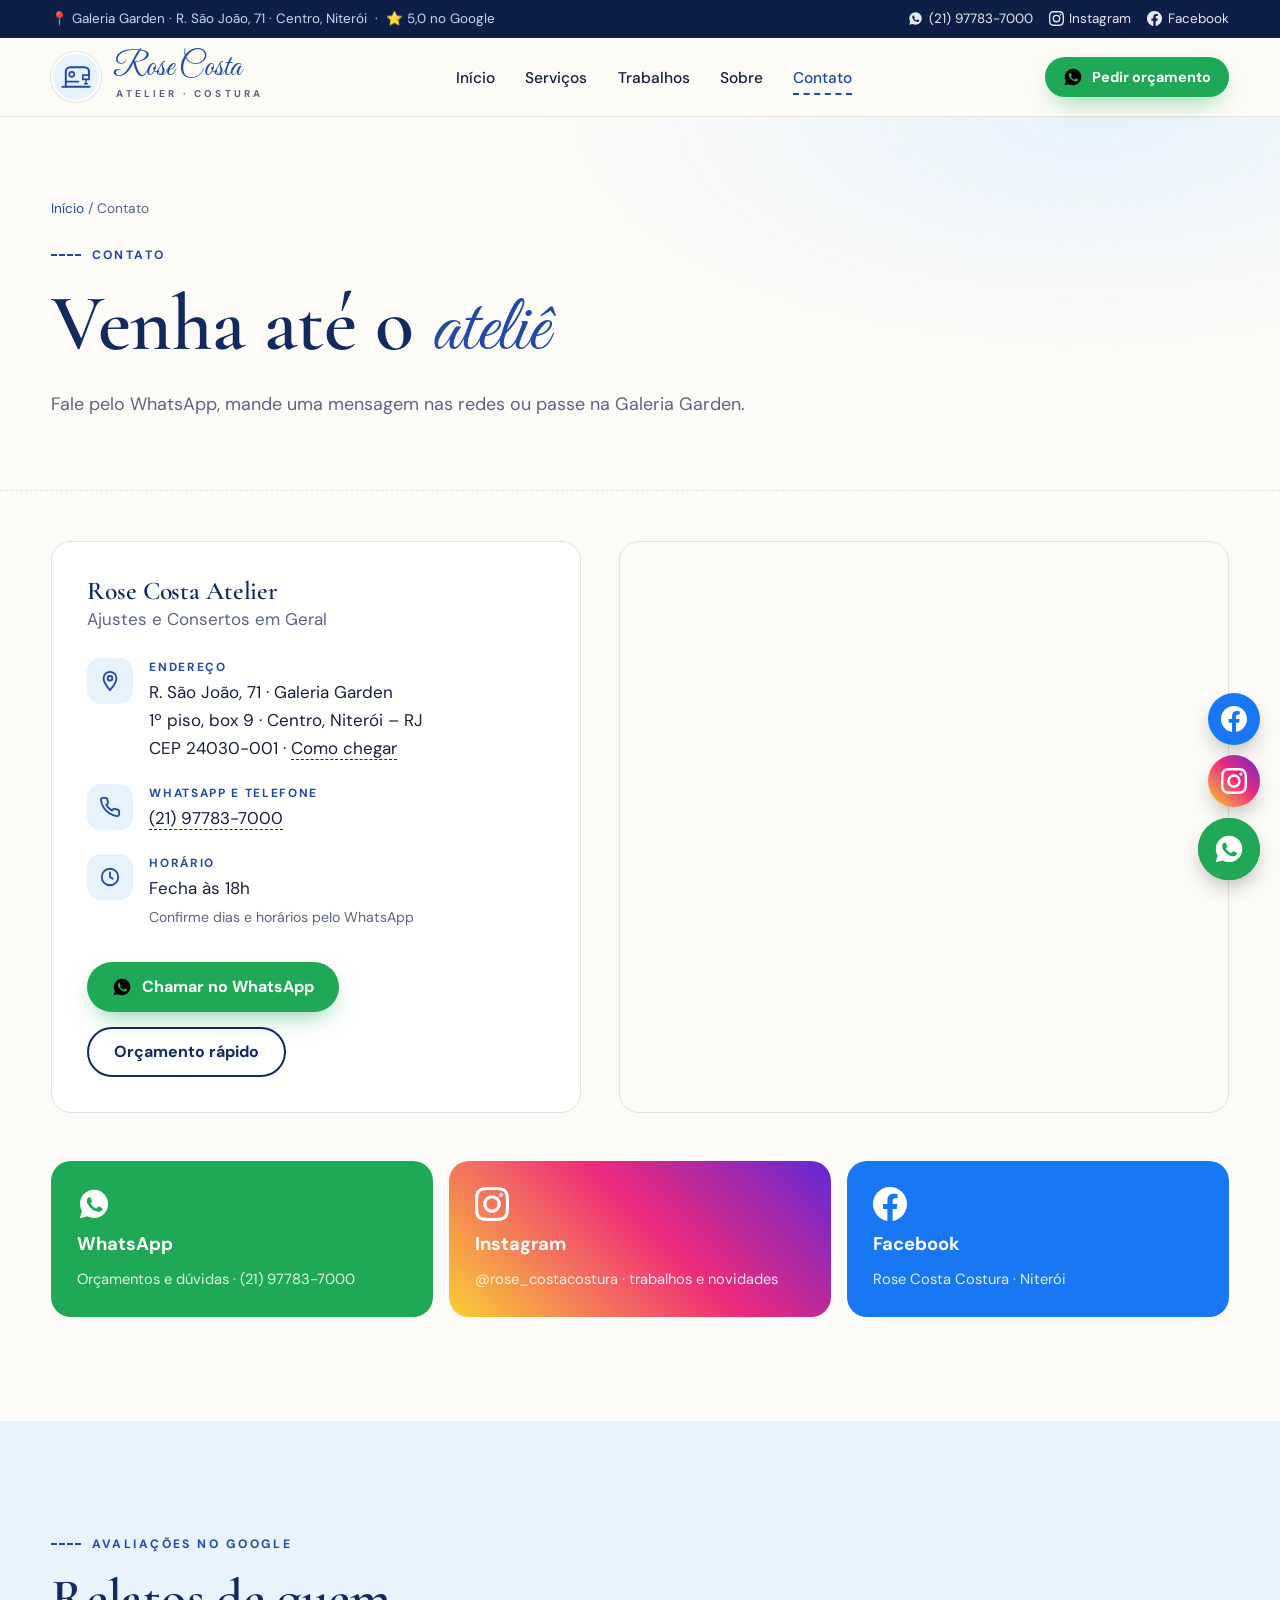
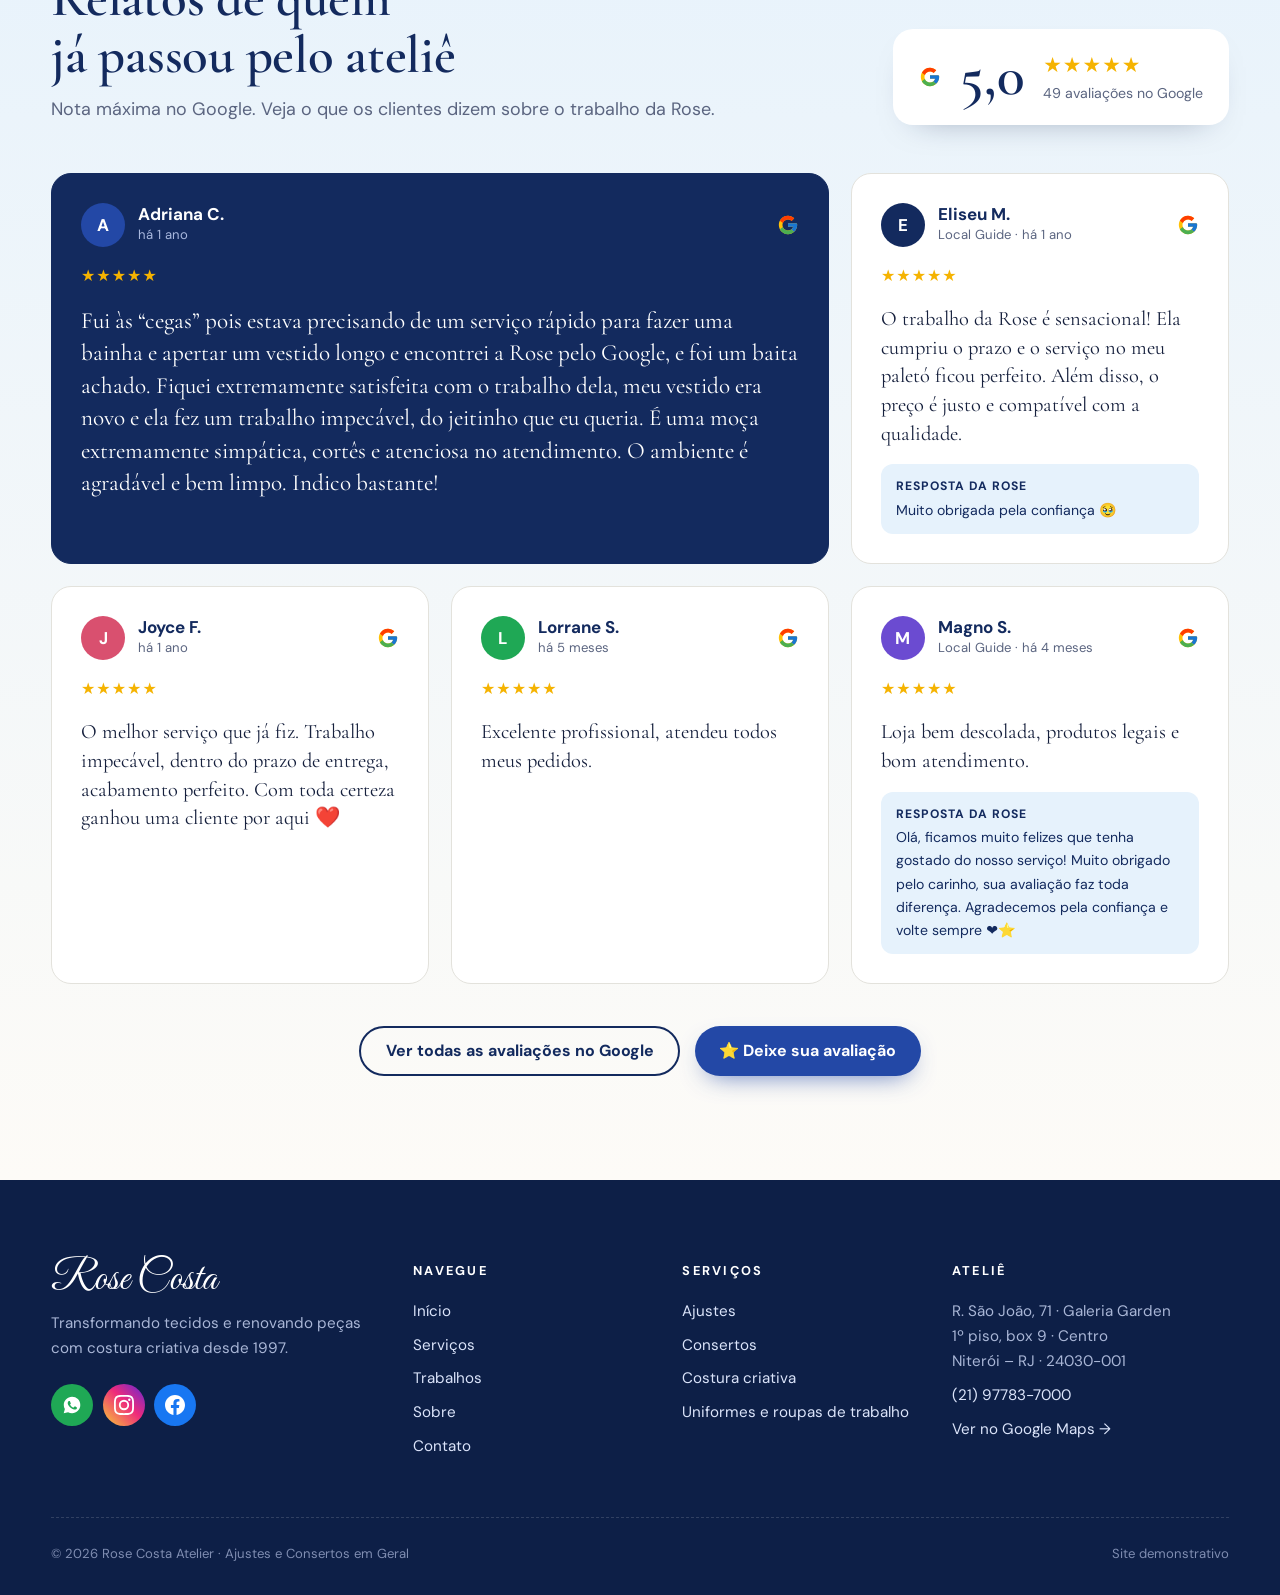
<file: contato/index.html>
<!DOCTYPE html>
<html lang="pt-BR">
<head>
<meta charset="UTF-8">
<meta name="viewport" content="width=device-width, initial-scale=1.0">
<title>Contato · Rose Costa Atelier – Galeria Garden, Centro de Niterói</title>
<meta name="description" content="Endereço, WhatsApp, Instagram e Facebook da Rose Costa Atelier. R. São João, 71, Galeria Garden, Centro, Niterói.">
<meta property="og:title" content="Contato · Rose Costa Atelier – Galeria Garden, Centro de Niterói">
<meta property="og:description" content="Endereço, WhatsApp, Instagram e Facebook da Rose Costa Atelier. R. São João, 71, Galeria Garden, Centro, Niterói.">
<meta property="og:image" content="../img/vestido-sob-medida.jpg">
<meta name="theme-color" content="#132a5e">
<link rel="icon" href="data:image/svg+xml,%3Csvg xmlns='http://www.w3.org/2000/svg' viewBox='0 0 64 64'%3E%3Ccircle cx='32' cy='32' r='32' fill='%232348a6'/%3E%3Ctext x='32' y='44' font-family='Georgia' font-size='34' font-style='italic' fill='white' text-anchor='middle'%3ER%3C/text%3E%3C/svg%3E">
<link rel="preconnect" href="https://fonts.googleapis.com"><link rel="preconnect" href="https://fonts.gstatic.com" crossorigin>
<link href="https://fonts.googleapis.com/css2?family=Cormorant+Garamond:ital,wght@0,500;0,600;1,500&family=DM+Sans:wght@400;500;700&family=Great+Vibes&display=swap" rel="stylesheet">
<link rel="stylesheet" href="../assets/css/style.css">
<script type="application/ld+json">{"@context":"https://schema.org","@type":"LocalBusiness","name":"Rose Costa Atelier - Ajustes e Consertos em Geral","telephone":"+55 21 97783-7000","address":{"@type":"PostalAddress","streetAddress":"R. São João, 71 - Galeria Garden, 1º piso, box 9","addressLocality":"Niterói","addressRegion":"RJ","postalCode":"24030-001","addressCountry":"BR"},"aggregateRating":{"@type":"AggregateRating","ratingValue":"5.0","reviewCount":"49"},"sameAs":["https://www.instagram.com/rose_costacostura/","https://www.facebook.com/people/Rose-Costa-Costura/61574548727724/"]}</script>
</head>
<body>

<svg width="0" height="0" style="position:absolute" aria-hidden="true"><defs>
<symbol id="i-wa" viewBox="0 0 24 24"><path d="M12.04 2C6.58 2 2.13 6.45 2.13 11.91c0 1.75.46 3.45 1.32 4.95L2.05 22l5.25-1.38a9.87 9.87 0 0 0 4.74 1.21h.01c5.46 0 9.91-4.45 9.91-9.91 0-2.65-1.03-5.14-2.9-7.01A9.82 9.82 0 0 0 12.04 2zm5.8 14.13c-.24.68-1.42 1.3-1.96 1.35-.5.05-.97.23-3.27-.68-2.76-1.09-4.5-3.92-4.64-4.1-.13-.18-1.1-1.47-1.1-2.81 0-1.33.7-1.99.95-2.26.25-.27.54-.34.72-.34h.52c.17 0 .39-.06.61.47.24.55.79 1.9.86 2.04.07.14.11.3.02.48-.09.18-.14.3-.27.46-.14.16-.29.36-.41.48-.14.14-.28.28-.12.56.16.27.71 1.17 1.52 1.9 1.05.93 1.93 1.22 2.2 1.36.27.14.43.11.59-.07.16-.18.68-.79.86-1.07.18-.27.36-.23.61-.14.25.09 1.58.75 1.85.88.27.14.45.2.52.32.07.11.07.66-.17 1.33z"/></symbol>
<symbol id="i-ig" viewBox="0 0 24 24"><path d="M12 2.2c3.2 0 3.6 0 4.8.1 3.3.1 4.8 1.7 4.9 4.9.1 1.3.1 1.6.1 4.8s0 3.6-.1 4.8c-.1 3.2-1.7 4.8-4.9 4.9-1.3.1-1.6.1-4.8.1s-3.6 0-4.8-.1c-3.3-.1-4.8-1.7-4.9-4.9C2.2 15.6 2.2 15.2 2.2 12s0-3.6.1-4.8C2.4 3.9 3.9 2.4 7.2 2.3 8.4 2.2 8.8 2.2 12 2.2zM12 0C8.7 0 8.3 0 7.1.1 2.7.3.3 2.7.1 7.1 0 8.3 0 8.7 0 12s0 3.7.1 4.9c.2 4.4 2.6 6.8 7 7 1.2.1 1.6.1 4.9.1s3.7 0 4.9-.1c4.4-.2 6.8-2.6 7-7 .1-1.2.1-1.6.1-4.9s0-3.7-.1-4.9c-.2-4.4-2.6-6.8-7-7C15.7 0 15.3 0 12 0zm0 5.8a6.2 6.2 0 1 0 0 12.4 6.2 6.2 0 0 0 0-12.4zM12 16a4 4 0 1 1 0-8 4 4 0 0 1 0 8zm6.4-11.8a1.4 1.4 0 1 0 0 2.9 1.4 1.4 0 0 0 0-2.9z"/></symbol>
<symbol id="i-fb" viewBox="0 0 24 24"><path d="M24 12.07C24 5.4 18.63 0 12 0S0 5.4 0 12.07C0 18.1 4.39 23.1 10.13 24v-8.44H7.08v-3.49h3.05V9.41c0-3.02 1.79-4.69 4.53-4.69 1.31 0 2.68.24 2.68.24v2.97h-1.51c-1.49 0-1.96.93-1.96 1.89v2.25h3.33l-.53 3.49h-2.8V24C19.61 23.1 24 18.1 24 12.07z"/></symbol>
<symbol id="i-machine" viewBox="0 0 120 100"><g fill="none" stroke-linecap="round" stroke-linejoin="round"><path d="M12 84h96" stroke-width="7"/><path d="M24 84V31c0-9 7-16 16-16h50c9 0 16 7 16 16v12" stroke-width="7"/><path d="M84 43h22v15H84z" stroke-width="6"/><path d="M95 58v15" stroke-width="5"/><path d="M90 73h10" stroke-width="5"/><circle cx="45" cy="40" r="9" stroke-width="6"/><path d="M24 66h44" stroke-width="6"/></g><text x="52" y="72" font-family="Georgia,serif" font-size="30" font-weight="700" stroke="none" fill="currentColor" text-anchor="middle" opacity="0">R</text></symbol>
</defs></svg>

<div class="topbar"><div class="wrap">
  <div class="tb-info">📍 Galeria Garden · R. São João, 71 · Centro, Niterói &nbsp;·&nbsp; ⭐ 5,0 no Google</div>
  <div class="tb-social">
    <a href="https://wa.me/5521977837000" target="_blank" rel="noopener"><svg class="" aria-hidden="true"><use href="#i-wa"/></svg>(21) 97783-7000</a>
    <a href="https://www.instagram.com/rose_costacostura/" target="_blank" rel="noopener" aria-label="Instagram"><svg class="" aria-hidden="true"><use href="#i-ig"/></svg>Instagram</a>
    <a href="https://www.facebook.com/people/Rose-Costa-Costura/61574548727724/" target="_blank" rel="noopener" aria-label="Facebook"><svg class="" aria-hidden="true"><use href="#i-fb"/></svg>Facebook</a>
  </div>
</div></div>
<header class="site"><div class="wrap nav">
  <a class="logo" href="../" aria-label="Rose Costa Atelier – início">
    <span class="logo-mark"><svg viewBox="0 0 120 100" stroke="#2348a6" style="color:#2348a6"><use href="#i-machine"/></svg></span>
    <span class="logo-text"><span class="script">Rose Costa</span><small>Atelier · Costura</small></span>
  </a>
  <ul class="menu" id="menu"><li><a href="../">Início</a></li><li><a href="../servicos/">Serviços</a></li><li><a href="../trabalhos/">Trabalhos</a></li><li><a href="../sobre/">Sobre</a></li><li><a href="../contato/" aria-current=page>Contato</a></li></ul>
  <div class="nav-cta">
    <a class="btn btn-wa btn-sm" href="#" data-open="orcamento"><svg class="" aria-hidden="true"><use href="#i-wa"/></svg><span>Pedir orçamento</span></a>
    <button class="burger" aria-label="Abrir menu" aria-controls="menu" aria-expanded="false"><svg viewBox="0 0 24 24" fill="none" stroke-width="2" stroke-linecap="round"><path d="M4 7h16M4 12h16M4 17h10"/></svg></button>
  </div>
</div></header>
<main>

<section class="page-hero"><div class="wrap">
  <div class="crumbs"><a href="../">Início</a> / Contato</div>
  <div class="eyebrow">Contato</div><h1>Venha até o <span class="script">ateliê</span></h1>
  <p class="lead" style="margin-top:1rem">Fale pelo WhatsApp, mande uma mensagem nas redes ou passe na Galeria Garden.</p>
</div></section>
<section style="padding-top:50px"><div class="wrap">
  <div class="contact-grid">
    <div class="card reveal">
      <h3>Rose Costa Atelier</h3><p style="color:var(--muted)">Ajustes e Consertos em Geral</p>
      <dl class="info-list">
        <div class="info-row"><span class="ic"><svg viewBox="0 0 24 24" fill="none" stroke-width="2" stroke-linecap="round"><path d="M12 2a7 7 0 0 0-7 7c0 5 7 13 7 13s7-8 7-13a7 7 0 0 0-7-7z"/><circle cx="12" cy="9" r="2.5"/></svg></span><div><dt>Endereço</dt><dd>R. São João, 71 · Galeria Garden<br>1º piso, box 9 · Centro, Niterói – RJ<br>CEP 24030-001 · <a href="https://www.google.com/maps?cid=8833129531237460538" target="_blank" rel="noopener">Como chegar</a></dd></div></div>
        <div class="info-row"><span class="ic"><svg viewBox="0 0 24 24" fill="none" stroke-width="2" stroke-linecap="round"><path d="M22 16.9v3a2 2 0 0 1-2.2 2 19.8 19.8 0 0 1-8.6-3.1 19.5 19.5 0 0 1-6-6A19.8 19.8 0 0 1 2.1 4.2 2 2 0 0 1 4.1 2h3a2 2 0 0 1 2 1.7c.1.9.4 1.8.7 2.7a2 2 0 0 1-.5 2.1L8 9.8a16 16 0 0 0 6 6l1.3-1.3a2 2 0 0 1 2.1-.5c.9.3 1.8.6 2.7.7a2 2 0 0 1 1.7 2z"/></svg></span><div><dt>WhatsApp e telefone</dt><dd><a href="https://wa.me/5521977837000" target="_blank" rel="noopener">(21) 97783-7000</a></dd></div></div>
        <div class="info-row"><span class="ic"><svg viewBox="0 0 24 24" fill="none" stroke-width="2" stroke-linecap="round"><circle cx="12" cy="12" r="9"/><path d="M12 7v5l3 2"/></svg></span><div><dt>Horário</dt><dd>Fecha às 18h<br><small style="color:var(--muted)">Confirme dias e horários pelo WhatsApp</small></dd></div></div>
      </dl>
      <div class="cta-row"><a class="btn btn-wa" href="https://wa.me/5521977837000?text=Ol%C3%A1%2C%20Rose!%20Vim%20pelo%20site%20e%20gostaria%20de%20um%20or%C3%A7amento." target="_blank" rel="noopener"><svg class="" aria-hidden="true"><use href="#i-wa"/></svg>Chamar no WhatsApp</a><a class="btn btn-line" href="#" data-open="orcamento">Orçamento rápido</a></div>
    </div>
    <div class="map reveal"><iframe title="Mapa: Rose Costa Atelier na Galeria Garden, Centro de Niterói" loading="lazy" referrerpolicy="no-referrer-when-downgrade" src="https://maps.google.com/maps?q=Rose%20Costa%20Atelier%20-%20Ajustes%20e%20Consertos%20em%20Geral%2C%20R.%20S%C3%A3o%20Jo%C3%A3o%2C%2071%2C%20Centro%2C%20Niter%C3%B3i&z=17&output=embed"></iframe></div>
  </div>
  <div class="social-big">
    <a class="wa reveal" href="https://wa.me/5521977837000?text=Ol%C3%A1%2C%20Rose!%20Vim%20pelo%20site%20e%20gostaria%20de%20um%20or%C3%A7amento." target="_blank" rel="noopener"><svg class="" aria-hidden="true"><use href="#i-wa"/></svg><b>WhatsApp</b><span>Orçamentos e dúvidas · (21) 97783-7000</span></a>
    <a class="ig reveal" href="https://www.instagram.com/rose_costacostura/" target="_blank" rel="noopener"><svg class="" aria-hidden="true"><use href="#i-ig"/></svg><b>Instagram</b><span>@rose_costacostura · trabalhos e novidades</span></a>
    <a class="fb reveal" href="https://www.facebook.com/people/Rose-Costa-Costura/61574548727724/" target="_blank" rel="noopener"><svg class="" aria-hidden="true"><use href="#i-fb"/></svg><b>Facebook</b><span>Rose Costa Costura · Niterói</span></a>
  </div>
</div></section>

<section class="reviews" id="avaliacoes">
  <div class="wrap">
    <div class="rv-head reveal">
      <div><div class="eyebrow">Avaliações no Google</div><h2>Relatos de quem<br>já passou pelo ateliê</h2>
      <p class="lead">Nota máxima no Google. Veja o que os clientes dizem sobre o trabalho da Rose.</p></div>
      <div class="rv-score"><svg class="g-logo" viewBox="0 0 48 48" aria-label="Google"><path fill="#FFC107" d="M43.6 20.5H42V20H24v8h11.3C33.7 32.7 29.2 36 24 36c-6.6 0-12-5.4-12-12s5.4-12 12-12c3.1 0 5.8 1.2 7.9 3.1l5.7-5.7C34 6.1 29.3 4 24 4 12.9 4 4 12.9 4 24s8.9 20 20 20 20-8.9 20-20c0-1.3-.1-2.4-.4-3.5z"/><path fill="#FF3D00" d="M6.3 14.7l6.6 4.8C14.7 15.1 19 12 24 12c3.1 0 5.8 1.2 7.9 3.1l5.7-5.7C34 6.1 29.3 4 24 4 16.3 4 9.7 8.3 6.3 14.7z"/><path fill="#4CAF50" d="M24 44c5.2 0 9.9-2 13.4-5.2l-6.2-5.2C29.2 35.1 26.7 36 24 36c-5.2 0-9.6-3.3-11.3-7.9l-6.5 5C9.5 39.6 16.2 44 24 44z"/><path fill="#1976D2" d="M43.6 20.5H42V20H24v8h11.3c-.8 2.2-2.2 4.2-4.1 5.6l6.2 5.2C37 39.2 44 34 44 24c0-1.3-.1-2.4-.4-3.5z"/></svg><div class="big">5,0</div><div><span class="stars">★★★★★</span><small>49 avaliações no Google</small></div></div>
    </div>
    <div class="rv-grid"><article class="rv reveal feature">
  <div class="rv-top"><span class="avatar" style="background:#2348a6">A</span><div><div class="rv-name">Adriana C.</div><div class="rv-meta">há 1 ano</div></div><svg class="g-logo" viewBox="0 0 48 48" aria-label="Google"><path fill="#FFC107" d="M43.6 20.5H42V20H24v8h11.3C33.7 32.7 29.2 36 24 36c-6.6 0-12-5.4-12-12s5.4-12 12-12c3.1 0 5.8 1.2 7.9 3.1l5.7-5.7C34 6.1 29.3 4 24 4 12.9 4 4 12.9 4 24s8.9 20 20 20 20-8.9 20-20c0-1.3-.1-2.4-.4-3.5z"/><path fill="#FF3D00" d="M6.3 14.7l6.6 4.8C14.7 15.1 19 12 24 12c3.1 0 5.8 1.2 7.9 3.1l5.7-5.7C34 6.1 29.3 4 24 4 16.3 4 9.7 8.3 6.3 14.7z"/><path fill="#4CAF50" d="M24 44c5.2 0 9.9-2 13.4-5.2l-6.2-5.2C29.2 35.1 26.7 36 24 36c-5.2 0-9.6-3.3-11.3-7.9l-6.5 5C9.5 39.6 16.2 44 24 44z"/><path fill="#1976D2" d="M43.6 20.5H42V20H24v8h11.3c-.8 2.2-2.2 4.2-4.1 5.6l6.2 5.2C37 39.2 44 34 44 24c0-1.3-.1-2.4-.4-3.5z"/></svg></div>
  <div class="stars" aria-label="5 estrelas">★★★★★</div>
  <p class="rv-text">Fui às “cegas” pois estava precisando de um serviço rápido para fazer uma bainha e apertar um vestido longo e encontrei a Rose pelo Google, e foi um baita achado. Fiquei extremamente satisfeita com o trabalho dela, meu vestido era novo e ela fez um trabalho impecável, do jeitinho que eu queria. É uma moça extremamente simpática, cortês e atenciosa no atendimento. O ambiente é agradável e bem limpo. Indico bastante!</p>
</article><article class="rv reveal">
  <div class="rv-top"><span class="avatar" style="background:#132a5e">E</span><div><div class="rv-name">Eliseu M.</div><div class="rv-meta">Local Guide · há 1 ano</div></div><svg class="g-logo" viewBox="0 0 48 48" aria-label="Google"><path fill="#FFC107" d="M43.6 20.5H42V20H24v8h11.3C33.7 32.7 29.2 36 24 36c-6.6 0-12-5.4-12-12s5.4-12 12-12c3.1 0 5.8 1.2 7.9 3.1l5.7-5.7C34 6.1 29.3 4 24 4 12.9 4 4 12.9 4 24s8.9 20 20 20 20-8.9 20-20c0-1.3-.1-2.4-.4-3.5z"/><path fill="#FF3D00" d="M6.3 14.7l6.6 4.8C14.7 15.1 19 12 24 12c3.1 0 5.8 1.2 7.9 3.1l5.7-5.7C34 6.1 29.3 4 24 4 16.3 4 9.7 8.3 6.3 14.7z"/><path fill="#4CAF50" d="M24 44c5.2 0 9.9-2 13.4-5.2l-6.2-5.2C29.2 35.1 26.7 36 24 36c-5.2 0-9.6-3.3-11.3-7.9l-6.5 5C9.5 39.6 16.2 44 24 44z"/><path fill="#1976D2" d="M43.6 20.5H42V20H24v8h11.3c-.8 2.2-2.2 4.2-4.1 5.6l6.2 5.2C37 39.2 44 34 44 24c0-1.3-.1-2.4-.4-3.5z"/></svg></div>
  <div class="stars" aria-label="5 estrelas">★★★★★</div>
  <p class="rv-text">O trabalho da Rose é sensacional! Ela cumpriu o prazo e o serviço no meu paletó ficou perfeito. Além disso, o preço é justo e compatível com a qualidade.</p><div class="rv-reply"><b>Resposta da Rose</b>Muito obrigada pela confiança 🥹</div>
</article><article class="rv reveal">
  <div class="rv-top"><span class="avatar" style="background:#d9506f">J</span><div><div class="rv-name">Joyce F.</div><div class="rv-meta">há 1 ano</div></div><svg class="g-logo" viewBox="0 0 48 48" aria-label="Google"><path fill="#FFC107" d="M43.6 20.5H42V20H24v8h11.3C33.7 32.7 29.2 36 24 36c-6.6 0-12-5.4-12-12s5.4-12 12-12c3.1 0 5.8 1.2 7.9 3.1l5.7-5.7C34 6.1 29.3 4 24 4 12.9 4 4 12.9 4 24s8.9 20 20 20 20-8.9 20-20c0-1.3-.1-2.4-.4-3.5z"/><path fill="#FF3D00" d="M6.3 14.7l6.6 4.8C14.7 15.1 19 12 24 12c3.1 0 5.8 1.2 7.9 3.1l5.7-5.7C34 6.1 29.3 4 24 4 16.3 4 9.7 8.3 6.3 14.7z"/><path fill="#4CAF50" d="M24 44c5.2 0 9.9-2 13.4-5.2l-6.2-5.2C29.2 35.1 26.7 36 24 36c-5.2 0-9.6-3.3-11.3-7.9l-6.5 5C9.5 39.6 16.2 44 24 44z"/><path fill="#1976D2" d="M43.6 20.5H42V20H24v8h11.3c-.8 2.2-2.2 4.2-4.1 5.6l6.2 5.2C37 39.2 44 34 44 24c0-1.3-.1-2.4-.4-3.5z"/></svg></div>
  <div class="stars" aria-label="5 estrelas">★★★★★</div>
  <p class="rv-text">O melhor serviço que já fiz. Trabalho impecável, dentro do prazo de entrega, acabamento perfeito. Com toda certeza ganhou uma cliente por aqui ❤️</p>
</article><article class="rv reveal">
  <div class="rv-top"><span class="avatar" style="background:#1fa855">L</span><div><div class="rv-name">Lorrane S.</div><div class="rv-meta">há 5 meses</div></div><svg class="g-logo" viewBox="0 0 48 48" aria-label="Google"><path fill="#FFC107" d="M43.6 20.5H42V20H24v8h11.3C33.7 32.7 29.2 36 24 36c-6.6 0-12-5.4-12-12s5.4-12 12-12c3.1 0 5.8 1.2 7.9 3.1l5.7-5.7C34 6.1 29.3 4 24 4 12.9 4 4 12.9 4 24s8.9 20 20 20 20-8.9 20-20c0-1.3-.1-2.4-.4-3.5z"/><path fill="#FF3D00" d="M6.3 14.7l6.6 4.8C14.7 15.1 19 12 24 12c3.1 0 5.8 1.2 7.9 3.1l5.7-5.7C34 6.1 29.3 4 24 4 16.3 4 9.7 8.3 6.3 14.7z"/><path fill="#4CAF50" d="M24 44c5.2 0 9.9-2 13.4-5.2l-6.2-5.2C29.2 35.1 26.7 36 24 36c-5.2 0-9.6-3.3-11.3-7.9l-6.5 5C9.5 39.6 16.2 44 24 44z"/><path fill="#1976D2" d="M43.6 20.5H42V20H24v8h11.3c-.8 2.2-2.2 4.2-4.1 5.6l6.2 5.2C37 39.2 44 34 44 24c0-1.3-.1-2.4-.4-3.5z"/></svg></div>
  <div class="stars" aria-label="5 estrelas">★★★★★</div>
  <p class="rv-text">Excelente profissional, atendeu todos meus pedidos.</p>
</article><article class="rv reveal">
  <div class="rv-top"><span class="avatar" style="background:#6b4bd1">M</span><div><div class="rv-name">Magno S.</div><div class="rv-meta">Local Guide · há 4 meses</div></div><svg class="g-logo" viewBox="0 0 48 48" aria-label="Google"><path fill="#FFC107" d="M43.6 20.5H42V20H24v8h11.3C33.7 32.7 29.2 36 24 36c-6.6 0-12-5.4-12-12s5.4-12 12-12c3.1 0 5.8 1.2 7.9 3.1l5.7-5.7C34 6.1 29.3 4 24 4 12.9 4 4 12.9 4 24s8.9 20 20 20 20-8.9 20-20c0-1.3-.1-2.4-.4-3.5z"/><path fill="#FF3D00" d="M6.3 14.7l6.6 4.8C14.7 15.1 19 12 24 12c3.1 0 5.8 1.2 7.9 3.1l5.7-5.7C34 6.1 29.3 4 24 4 16.3 4 9.7 8.3 6.3 14.7z"/><path fill="#4CAF50" d="M24 44c5.2 0 9.9-2 13.4-5.2l-6.2-5.2C29.2 35.1 26.7 36 24 36c-5.2 0-9.6-3.3-11.3-7.9l-6.5 5C9.5 39.6 16.2 44 24 44z"/><path fill="#1976D2" d="M43.6 20.5H42V20H24v8h11.3c-.8 2.2-2.2 4.2-4.1 5.6l6.2 5.2C37 39.2 44 34 44 24c0-1.3-.1-2.4-.4-3.5z"/></svg></div>
  <div class="stars" aria-label="5 estrelas">★★★★★</div>
  <p class="rv-text">Loja bem descolada, produtos legais e bom atendimento.</p><div class="rv-reply"><b>Resposta da Rose</b>Olá, ficamos muito felizes que tenha gostado do nosso serviço! Muito obrigado pelo carinho, sua avaliação faz toda diferença. Agradecemos pela confiança e volte sempre ❤️⭐️</div>
</article></div>
    <div class="rv-cta reveal">
      <a class="btn btn-line" href="https://www.google.com/maps?cid=8833129531237460538" target="_blank" rel="noopener">Ver todas as avaliações no Google</a>
      <a class="btn btn-royal" href="https://www.google.com/maps?cid=8833129531237460538" target="_blank" rel="noopener">⭐ Deixe sua avaliação</a>
    </div>
  </div>
</section>

</main>

<footer class="site"><div class="wrap">
  <div class="foot-grid">
    <div>
      <div class="script">Rose Costa</div>
      <p style="margin:.6rem 0 1.4rem">Transformando tecidos e renovando peças com costura criativa desde 1997.</p>
      <div class="socials">
        <a class="soc wa" href="https://wa.me/5521977837000?text=Ol%C3%A1%2C%20Rose!%20Vim%20pelo%20site%20e%20gostaria%20de%20um%20or%C3%A7amento." target="_blank" rel="noopener" aria-label="WhatsApp"><svg class="" aria-hidden="true"><use href="#i-wa"/></svg></a>
        <a class="soc ig" href="https://www.instagram.com/rose_costacostura/" target="_blank" rel="noopener" aria-label="Instagram"><svg class="" aria-hidden="true"><use href="#i-ig"/></svg></a>
        <a class="soc fb" href="https://www.facebook.com/people/Rose-Costa-Costura/61574548727724/" target="_blank" rel="noopener" aria-label="Facebook"><svg class="" aria-hidden="true"><use href="#i-fb"/></svg></a>
      </div>
    </div>
    <div><h4>Navegue</h4><ul><li><a href="../">Início</a></li><li><a href="../servicos/">Serviços</a></li><li><a href="../trabalhos/">Trabalhos</a></li><li><a href="../sobre/">Sobre</a></li><li><a href="../contato/">Contato</a></li></ul></div>
    <div><h4>Serviços</h4><ul>
      <li><a href="../servicos/#ajustes">Ajustes</a></li>
      <li><a href="../servicos/#consertos">Consertos</a></li>
      <li><a href="../servicos/#criativa">Costura criativa</a></li>
      <li><a href="../servicos/#uniformes">Uniformes e roupas de trabalho</a></li>
    </ul></div>
    <div><h4>Ateliê</h4><ul>
      <li>R. São João, 71 · Galeria Garden<br>1º piso, box 9 · Centro<br>Niterói – RJ · 24030-001</li>
      <li><a href="https://wa.me/5521977837000" target="_blank" rel="noopener">(21) 97783-7000</a></li>
      <li><a href="https://www.google.com/maps?cid=8833129531237460538" target="_blank" rel="noopener">Ver no Google Maps →</a></li>
    </ul></div>
  </div>
  <div class="foot-bottom"><span>© <span id="ano">2026</span> Rose Costa Atelier · Ajustes e Consertos em Geral</span><span>Site demonstrativo</span></div>
</div></footer>

<div class="float-social">
  <div class="mini">
    <a class="soc fb" href="https://www.facebook.com/people/Rose-Costa-Costura/61574548727724/" target="_blank" rel="noopener" aria-label="Facebook"><svg class="" aria-hidden="true"><use href="#i-fb"/></svg></a>
    <a class="soc ig" href="https://www.instagram.com/rose_costacostura/" target="_blank" rel="noopener" aria-label="Instagram"><svg class="" aria-hidden="true"><use href="#i-ig"/></svg></a>
  </div>
  <a class="soc wa" href="https://wa.me/5521977837000?text=Ol%C3%A1%2C%20Rose!%20Vim%20pelo%20site%20e%20gostaria%20de%20um%20or%C3%A7amento." target="_blank" rel="noopener" aria-label="Falar no WhatsApp"><svg class="" aria-hidden="true"><use href="#i-wa"/></svg><span class="wa-bubble">Oi! 👋 Mande a foto da peça que eu te passo o orçamento.</span></a>
</div>

<div class="modal" id="orcamento" role="dialog" aria-modal="true" aria-labelledby="orc-t">
  <div class="modal-box">
    <button class="modal-close" aria-label="Fechar">×</button>
    <div class="eyebrow">Orçamento rápido</div>
    <h3 id="orc-t">Conte o que sua peça precisa</h3>
    <p style="color:var(--muted);margin:.4rem 0 1.4rem">Preencha e envie: a mensagem já chega pronta no WhatsApp da Rose. Depois é só mandar a foto da peça.</p>
    <form class="form" data-wa>
      <label>Seu nome<input name="nome" autocomplete="given-name" placeholder="Como podemos te chamar?"></label>
      <div class="row2">
        <label>Serviço<select name="servico">
          <option>Ajuste</option><option>Conserto</option><option>Barra / bainha</option><option>Troca de zíper</option>
          <option>Costura criativa / personalização</option><option>Peça sob medida</option><option>Uniforme / roupa de trabalho</option><option>Outro</option>
        </select></label>
        <label>Para quando?<input name="prazo" placeholder="Ex.: sexta-feira"></label>
      </div>
      <label>Qual peça?<input name="peca" placeholder="Ex.: calça jeans, vestido longo, blazer…"></label>
      <label>Detalhes<textarea name="detalhes" placeholder="Ex.: fazer a barra 3 cm e apertar a cintura"></textarea></label>
      <button class="btn btn-wa" type="submit"><svg class="" aria-hidden="true"><use href="#i-wa"/></svg>Enviar pelo WhatsApp</button>
      <span class="hint">Abre o WhatsApp com a mensagem pronta para você revisar e enviar.</span>
    </form>
  </div>
</div>
<script src="../assets/js/main.js" defer></script>
</body>
</html>
</file>
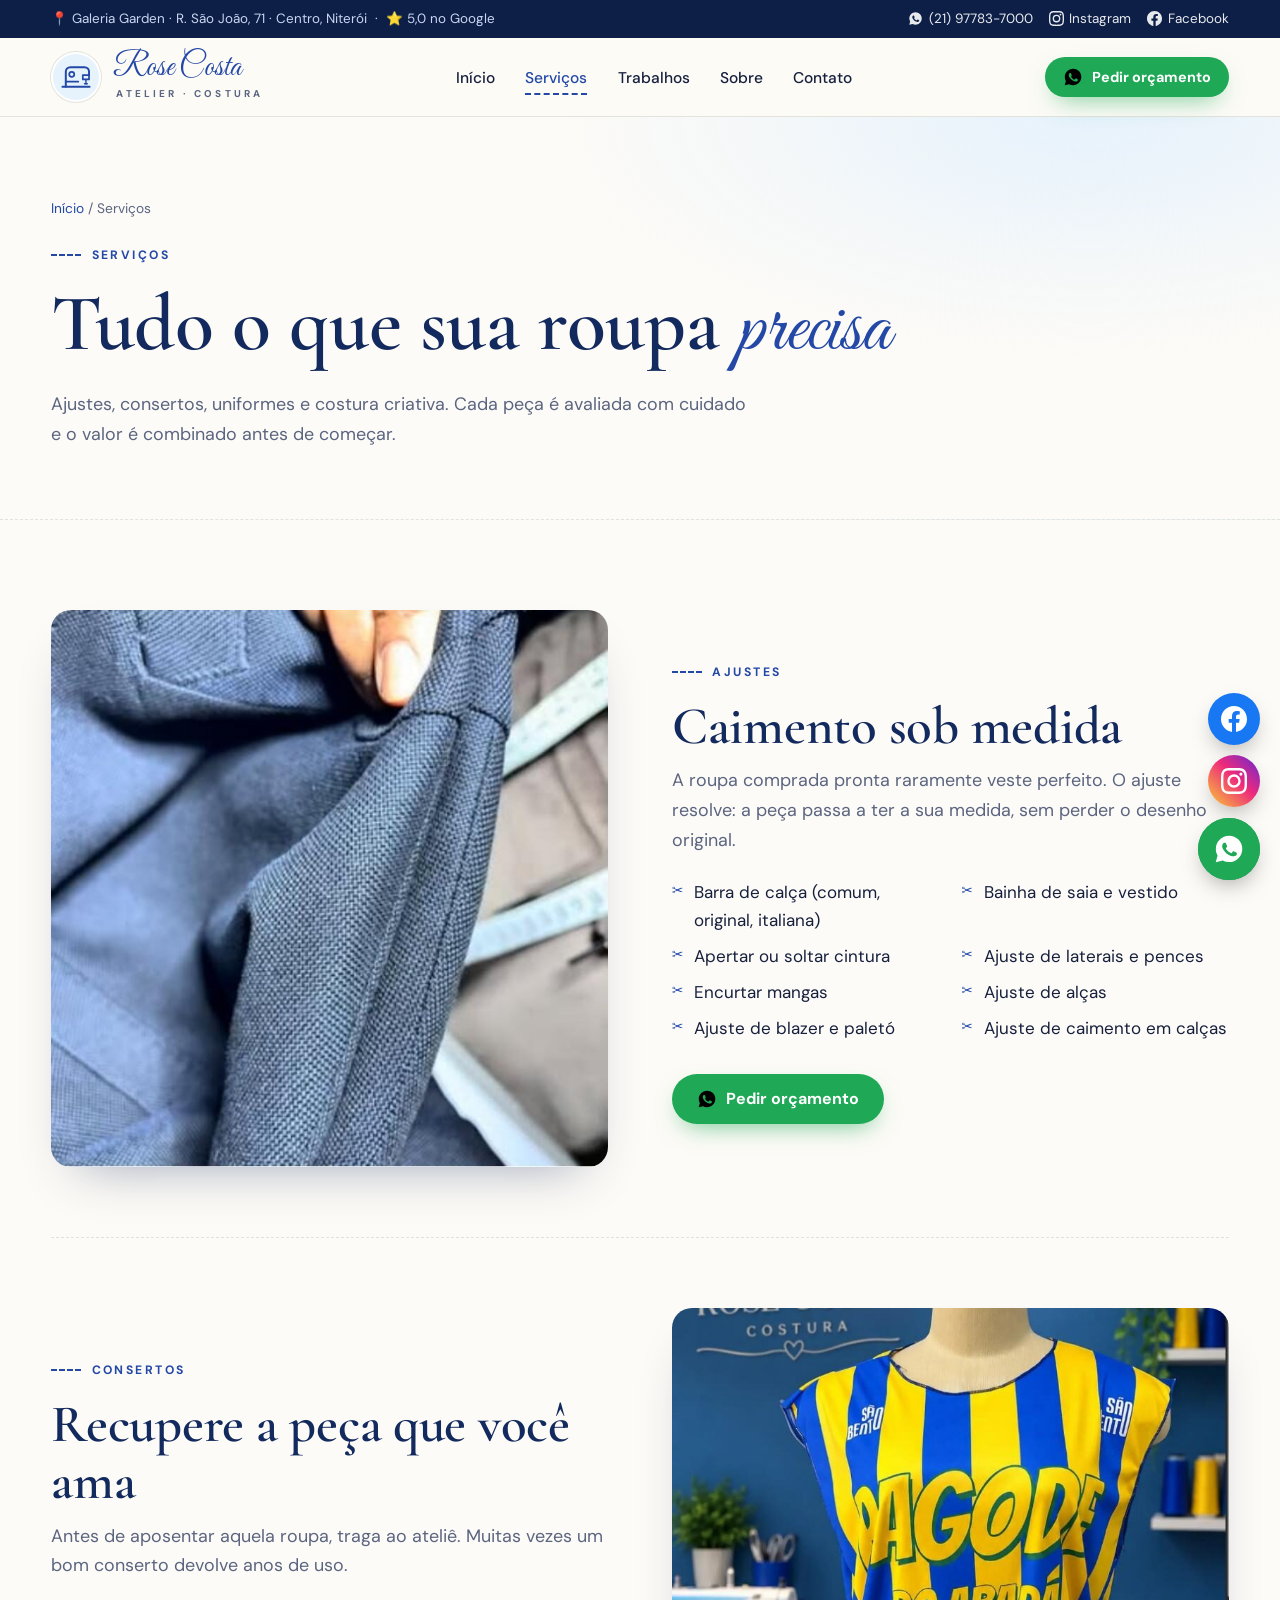
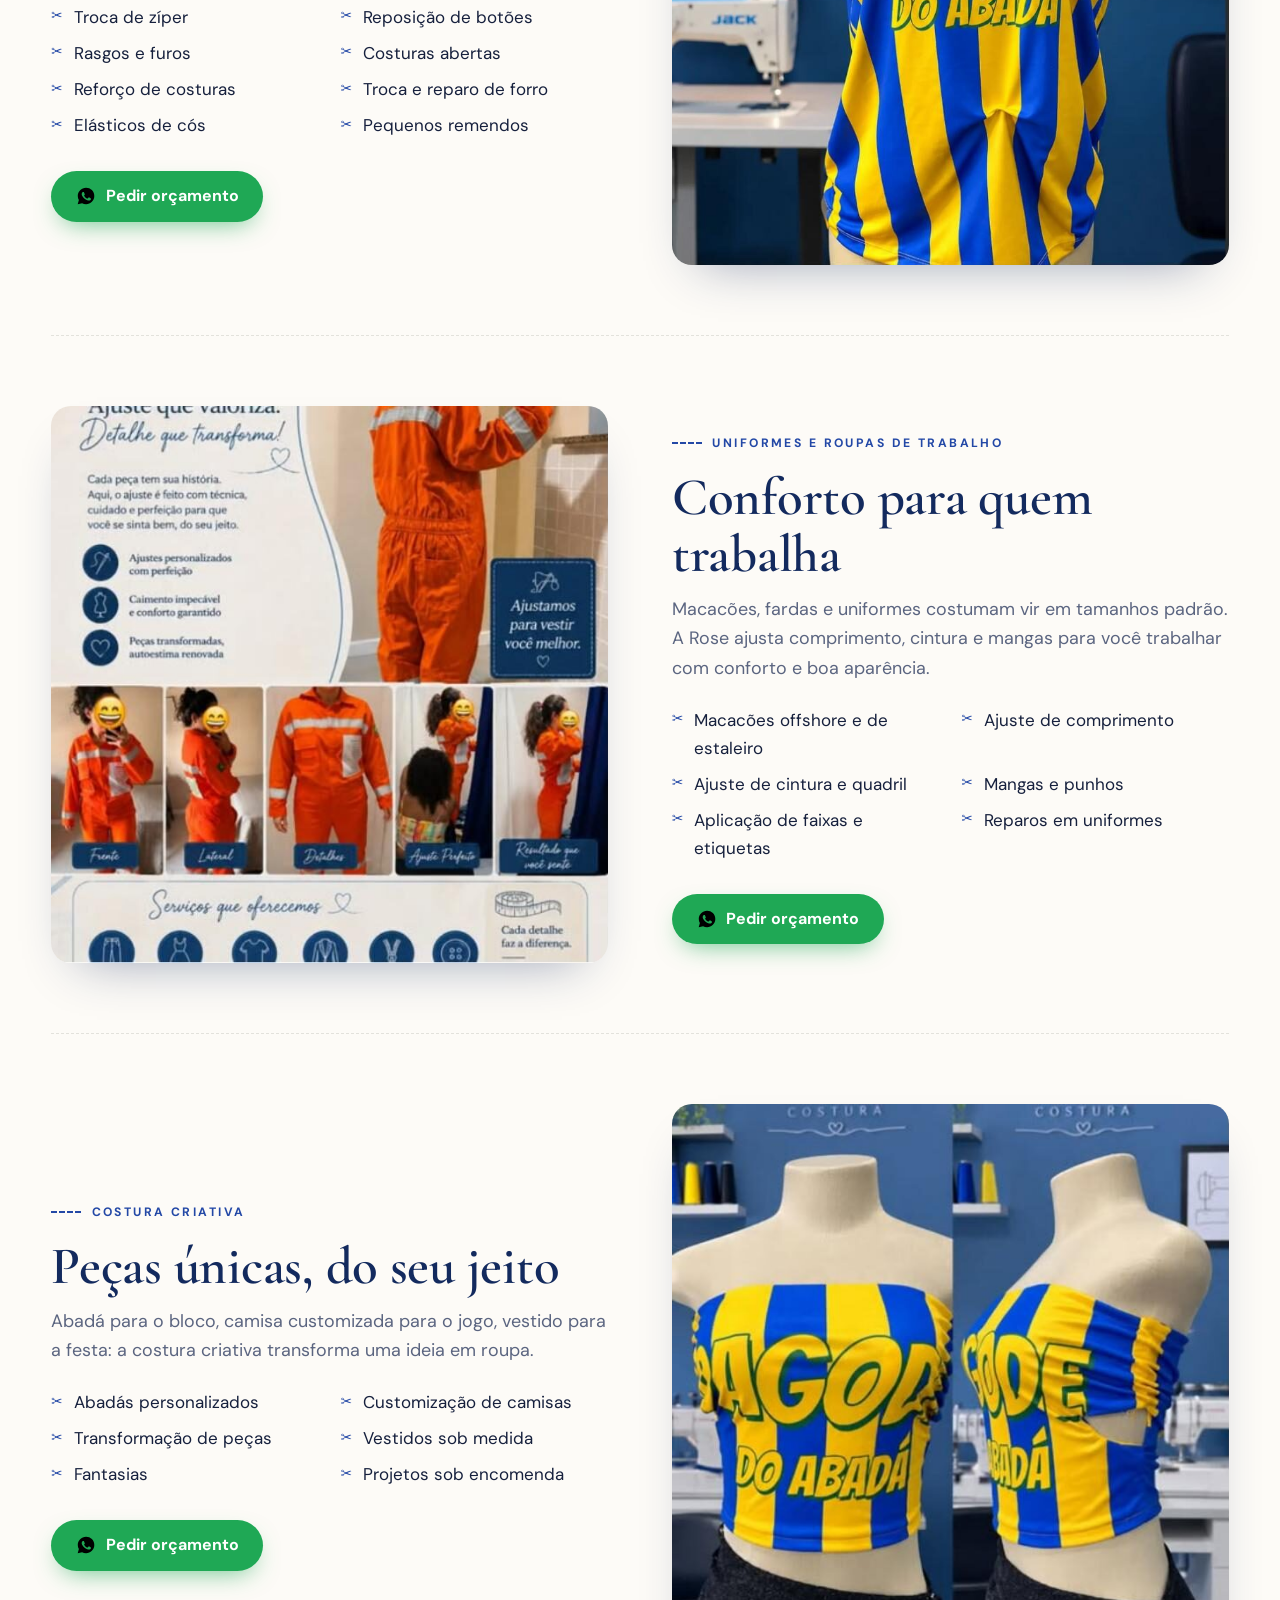
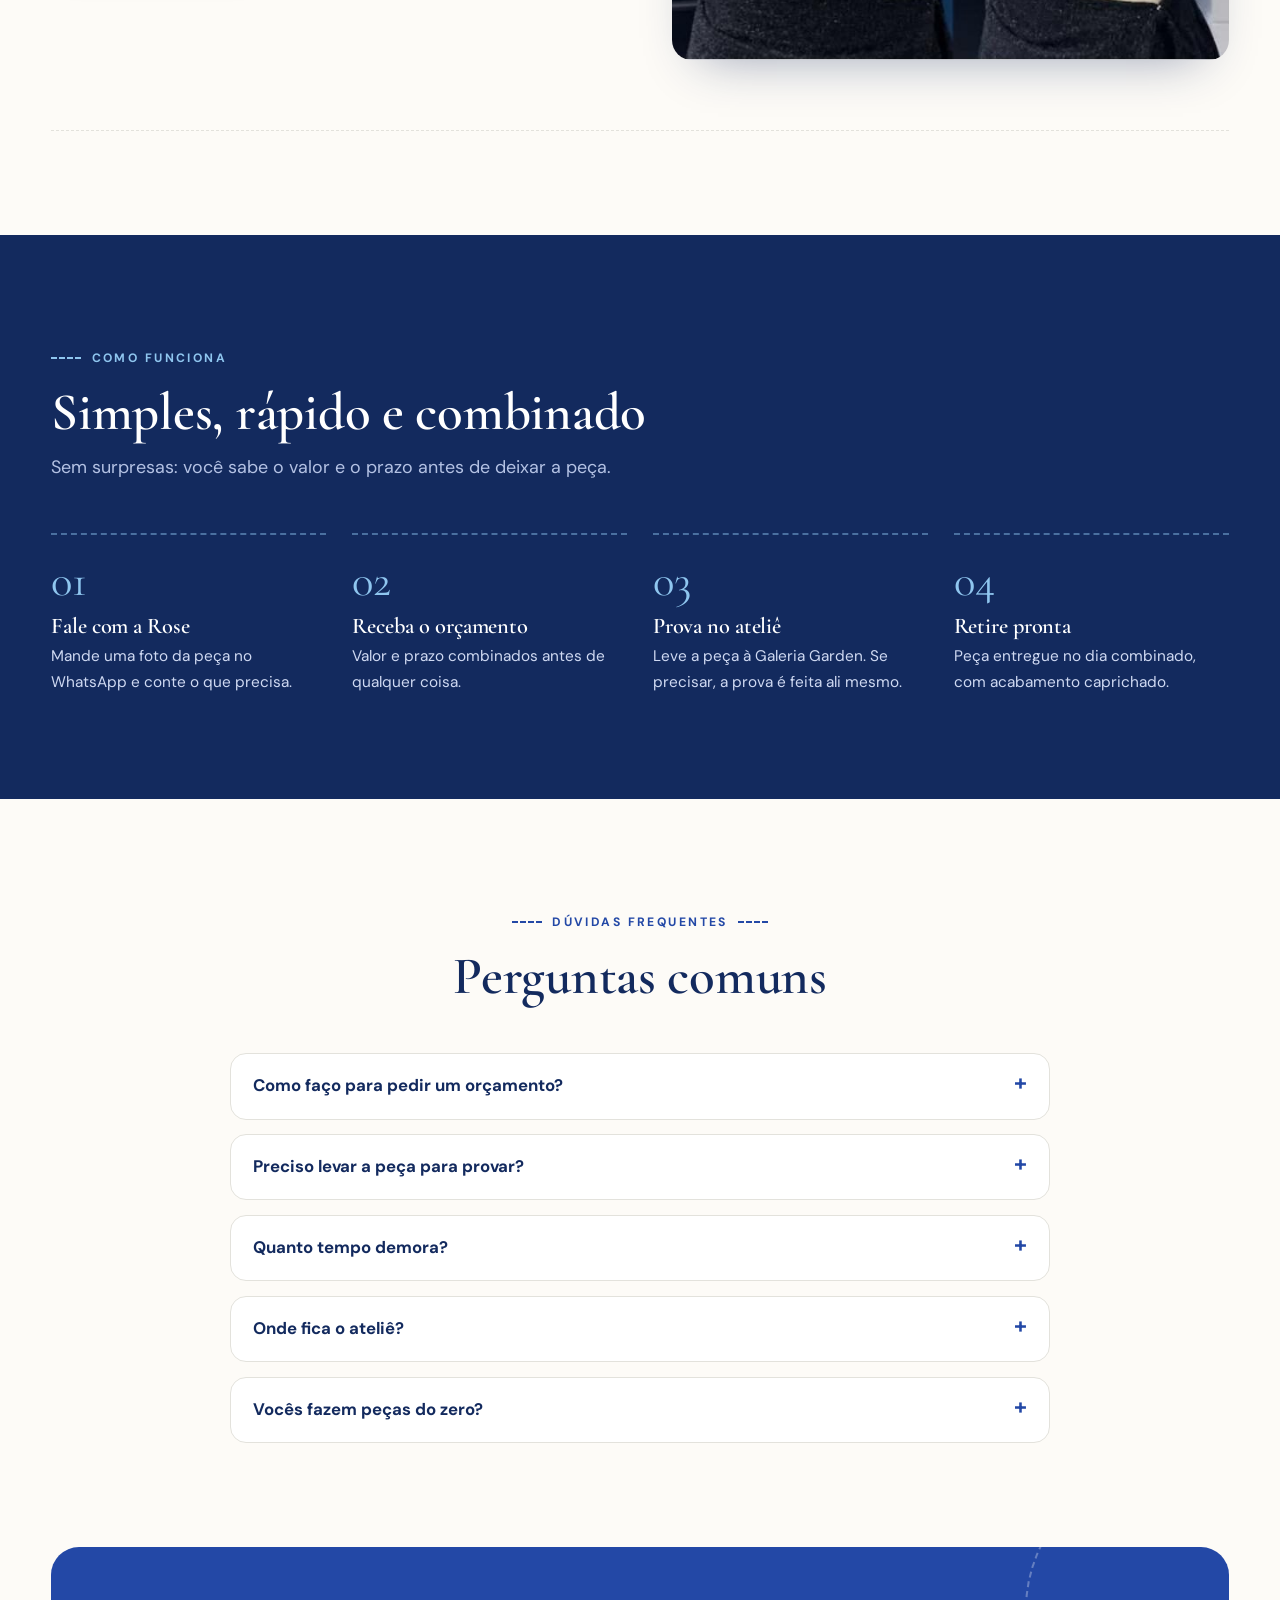
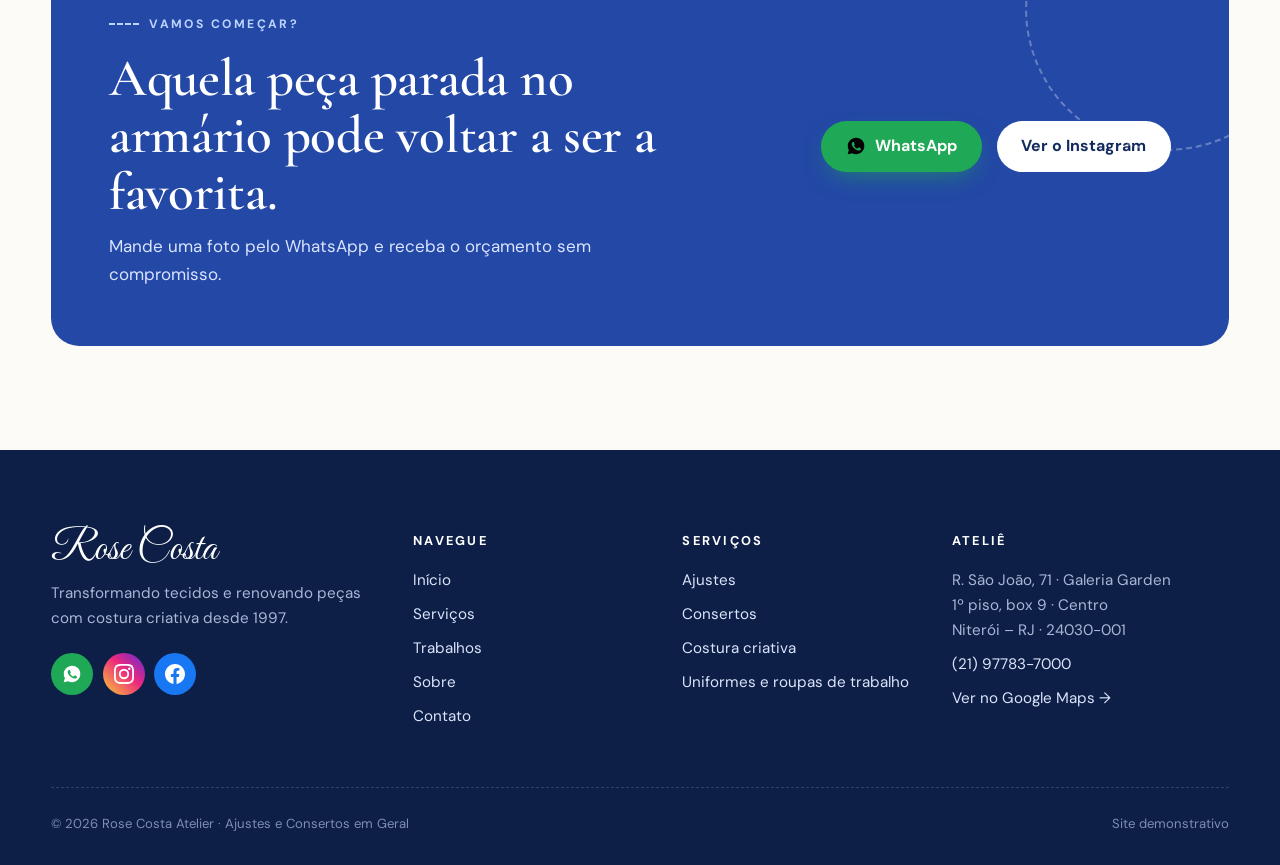
<file: servicos/index.html>
<!DOCTYPE html>
<html lang="pt-BR">
<head>
<meta charset="UTF-8">
<meta name="viewport" content="width=device-width, initial-scale=1.0">
<title>Serviços · Rose Costa Atelier – Ajustes e Consertos em Niterói</title>
<meta name="description" content="Ajustes, barras, troca de zíper, consertos, uniformes e costura criativa no Centro de Niterói. Peça seu orçamento pelo WhatsApp.">
<meta property="og:title" content="Serviços · Rose Costa Atelier – Ajustes e Consertos em Niterói">
<meta property="og:description" content="Ajustes, barras, troca de zíper, consertos, uniformes e costura criativa no Centro de Niterói. Peça seu orçamento pelo WhatsApp.">
<meta property="og:image" content="../img/vestido-sob-medida.jpg">
<meta name="theme-color" content="#132a5e">
<link rel="icon" href="data:image/svg+xml,%3Csvg xmlns='http://www.w3.org/2000/svg' viewBox='0 0 64 64'%3E%3Ccircle cx='32' cy='32' r='32' fill='%232348a6'/%3E%3Ctext x='32' y='44' font-family='Georgia' font-size='34' font-style='italic' fill='white' text-anchor='middle'%3ER%3C/text%3E%3C/svg%3E">
<link rel="preconnect" href="https://fonts.googleapis.com"><link rel="preconnect" href="https://fonts.gstatic.com" crossorigin>
<link href="https://fonts.googleapis.com/css2?family=Cormorant+Garamond:ital,wght@0,500;0,600;1,500&family=DM+Sans:wght@400;500;700&family=Great+Vibes&display=swap" rel="stylesheet">
<link rel="stylesheet" href="../assets/css/style.css">
<script type="application/ld+json">{"@context":"https://schema.org","@type":"LocalBusiness","name":"Rose Costa Atelier - Ajustes e Consertos em Geral","telephone":"+55 21 97783-7000","address":{"@type":"PostalAddress","streetAddress":"R. São João, 71 - Galeria Garden, 1º piso, box 9","addressLocality":"Niterói","addressRegion":"RJ","postalCode":"24030-001","addressCountry":"BR"},"aggregateRating":{"@type":"AggregateRating","ratingValue":"5.0","reviewCount":"49"},"sameAs":["https://www.instagram.com/rose_costacostura/","https://www.facebook.com/people/Rose-Costa-Costura/61574548727724/"]}</script>
</head>
<body>

<svg width="0" height="0" style="position:absolute" aria-hidden="true"><defs>
<symbol id="i-wa" viewBox="0 0 24 24"><path d="M12.04 2C6.58 2 2.13 6.45 2.13 11.91c0 1.75.46 3.45 1.32 4.95L2.05 22l5.25-1.38a9.87 9.87 0 0 0 4.74 1.21h.01c5.46 0 9.91-4.45 9.91-9.91 0-2.65-1.03-5.14-2.9-7.01A9.82 9.82 0 0 0 12.04 2zm5.8 14.13c-.24.68-1.42 1.3-1.96 1.35-.5.05-.97.23-3.27-.68-2.76-1.09-4.5-3.92-4.64-4.1-.13-.18-1.1-1.47-1.1-2.81 0-1.33.7-1.99.95-2.26.25-.27.54-.34.72-.34h.52c.17 0 .39-.06.61.47.24.55.79 1.9.86 2.04.07.14.11.3.02.48-.09.18-.14.3-.27.46-.14.16-.29.36-.41.48-.14.14-.28.28-.12.56.16.27.71 1.17 1.52 1.9 1.05.93 1.93 1.22 2.2 1.36.27.14.43.11.59-.07.16-.18.68-.79.86-1.07.18-.27.36-.23.61-.14.25.09 1.58.75 1.85.88.27.14.45.2.52.32.07.11.07.66-.17 1.33z"/></symbol>
<symbol id="i-ig" viewBox="0 0 24 24"><path d="M12 2.2c3.2 0 3.6 0 4.8.1 3.3.1 4.8 1.7 4.9 4.9.1 1.3.1 1.6.1 4.8s0 3.6-.1 4.8c-.1 3.2-1.7 4.8-4.9 4.9-1.3.1-1.6.1-4.8.1s-3.6 0-4.8-.1c-3.3-.1-4.8-1.7-4.9-4.9C2.2 15.6 2.2 15.2 2.2 12s0-3.6.1-4.8C2.4 3.9 3.9 2.4 7.2 2.3 8.4 2.2 8.8 2.2 12 2.2zM12 0C8.7 0 8.3 0 7.1.1 2.7.3.3 2.7.1 7.1 0 8.3 0 8.7 0 12s0 3.7.1 4.9c.2 4.4 2.6 6.8 7 7 1.2.1 1.6.1 4.9.1s3.7 0 4.9-.1c4.4-.2 6.8-2.6 7-7 .1-1.2.1-1.6.1-4.9s0-3.7-.1-4.9c-.2-4.4-2.6-6.8-7-7C15.7 0 15.3 0 12 0zm0 5.8a6.2 6.2 0 1 0 0 12.4 6.2 6.2 0 0 0 0-12.4zM12 16a4 4 0 1 1 0-8 4 4 0 0 1 0 8zm6.4-11.8a1.4 1.4 0 1 0 0 2.9 1.4 1.4 0 0 0 0-2.9z"/></symbol>
<symbol id="i-fb" viewBox="0 0 24 24"><path d="M24 12.07C24 5.4 18.63 0 12 0S0 5.4 0 12.07C0 18.1 4.39 23.1 10.13 24v-8.44H7.08v-3.49h3.05V9.41c0-3.02 1.79-4.69 4.53-4.69 1.31 0 2.68.24 2.68.24v2.97h-1.51c-1.49 0-1.96.93-1.96 1.89v2.25h3.33l-.53 3.49h-2.8V24C19.61 23.1 24 18.1 24 12.07z"/></symbol>
<symbol id="i-machine" viewBox="0 0 120 100"><g fill="none" stroke-linecap="round" stroke-linejoin="round"><path d="M12 84h96" stroke-width="7"/><path d="M24 84V31c0-9 7-16 16-16h50c9 0 16 7 16 16v12" stroke-width="7"/><path d="M84 43h22v15H84z" stroke-width="6"/><path d="M95 58v15" stroke-width="5"/><path d="M90 73h10" stroke-width="5"/><circle cx="45" cy="40" r="9" stroke-width="6"/><path d="M24 66h44" stroke-width="6"/></g><text x="52" y="72" font-family="Georgia,serif" font-size="30" font-weight="700" stroke="none" fill="currentColor" text-anchor="middle" opacity="0">R</text></symbol>
</defs></svg>

<div class="topbar"><div class="wrap">
  <div class="tb-info">📍 Galeria Garden · R. São João, 71 · Centro, Niterói &nbsp;·&nbsp; ⭐ 5,0 no Google</div>
  <div class="tb-social">
    <a href="https://wa.me/5521977837000" target="_blank" rel="noopener"><svg class="" aria-hidden="true"><use href="#i-wa"/></svg>(21) 97783-7000</a>
    <a href="https://www.instagram.com/rose_costacostura/" target="_blank" rel="noopener" aria-label="Instagram"><svg class="" aria-hidden="true"><use href="#i-ig"/></svg>Instagram</a>
    <a href="https://www.facebook.com/people/Rose-Costa-Costura/61574548727724/" target="_blank" rel="noopener" aria-label="Facebook"><svg class="" aria-hidden="true"><use href="#i-fb"/></svg>Facebook</a>
  </div>
</div></div>
<header class="site"><div class="wrap nav">
  <a class="logo" href="../" aria-label="Rose Costa Atelier – início">
    <span class="logo-mark"><svg viewBox="0 0 120 100" stroke="#2348a6" style="color:#2348a6"><use href="#i-machine"/></svg></span>
    <span class="logo-text"><span class="script">Rose Costa</span><small>Atelier · Costura</small></span>
  </a>
  <ul class="menu" id="menu"><li><a href="../">Início</a></li><li><a href="../servicos/" aria-current=page>Serviços</a></li><li><a href="../trabalhos/">Trabalhos</a></li><li><a href="../sobre/">Sobre</a></li><li><a href="../contato/">Contato</a></li></ul>
  <div class="nav-cta">
    <a class="btn btn-wa btn-sm" href="#" data-open="orcamento"><svg class="" aria-hidden="true"><use href="#i-wa"/></svg><span>Pedir orçamento</span></a>
    <button class="burger" aria-label="Abrir menu" aria-controls="menu" aria-expanded="false"><svg viewBox="0 0 24 24" fill="none" stroke-width="2" stroke-linecap="round"><path d="M4 7h16M4 12h16M4 17h10"/></svg></button>
  </div>
</div></header>
<main>

<section class="page-hero"><div class="wrap">
  <div class="crumbs"><a href="../">Início</a> / Serviços</div>
  <div class="eyebrow">Serviços</div><h1>Tudo o que sua roupa <span class="script">precisa</span></h1>
  <p class="lead" style="margin-top:1rem">Ajustes, consertos, uniformes e costura criativa. Cada peça é avaliada com cuidado e o valor é combinado antes de começar.</p>
</div></section>
<section style="padding-top:20px"><div class="wrap">
<div class="svc-detail" id="ajustes">
  <div class="sd-media reveal"><img src="../img/blazer-ajuste.jpg" alt="Ajuste em blazer" loading="lazy"></div>
  <div class="reveal"><div class="eyebrow">Ajustes</div><h2>Caimento sob medida</h2><p class="lead">A roupa comprada pronta raramente veste perfeito. O ajuste resolve: a peça passa a ter a sua medida, sem perder o desenho original.</p>
  <ul class="sd-list"><li>Barra de calça (comum, original, italiana)</li><li>Bainha de saia e vestido</li><li>Apertar ou soltar cintura</li><li>Ajuste de laterais e pences</li><li>Encurtar mangas</li><li>Ajuste de alças</li><li>Ajuste de blazer e paletó</li><li>Ajuste de caimento em calças</li></ul>
  <div class="cta-row"><a class="btn btn-wa" href="#" data-open="orcamento" data-service="Ajuste"><svg class="" aria-hidden="true"><use href="#i-wa"/></svg>Pedir orçamento</a></div></div>
</div>
<div class="svc-detail" id="consertos">
  <div class="sd-media reveal"><img src="../img/abada-antes.jpg" alt="Peça antes do conserto" loading="lazy"></div>
  <div class="reveal"><div class="eyebrow">Consertos</div><h2>Recupere a peça que você ama</h2><p class="lead">Antes de aposentar aquela roupa, traga ao ateliê. Muitas vezes um bom conserto devolve anos de uso.</p>
  <ul class="sd-list"><li>Troca de zíper</li><li>Reposição de botões</li><li>Rasgos e furos</li><li>Costuras abertas</li><li>Reforço de costuras</li><li>Troca e reparo de forro</li><li>Elásticos de cós</li><li>Pequenos remendos</li></ul>
  <div class="cta-row"><a class="btn btn-wa" href="#" data-open="orcamento" data-service="Conserto"><svg class="" aria-hidden="true"><use href="#i-wa"/></svg>Pedir orçamento</a></div></div>
</div>
<div class="svc-detail" id="uniformes">
  <div class="sd-media reveal"><img src="../img/macacao-ajuste.jpg" alt="Macacão de trabalho ajustado" loading="lazy"></div>
  <div class="reveal"><div class="eyebrow">Uniformes e roupas de trabalho</div><h2>Conforto para quem trabalha</h2><p class="lead">Macacões, fardas e uniformes costumam vir em tamanhos padrão. A Rose ajusta comprimento, cintura e mangas para você trabalhar com conforto e boa aparência.</p>
  <ul class="sd-list"><li>Macacões offshore e de estaleiro</li><li>Ajuste de comprimento</li><li>Ajuste de cintura e quadril</li><li>Mangas e punhos</li><li>Aplicação de faixas e etiquetas</li><li>Reparos em uniformes</li></ul>
  <div class="cta-row"><a class="btn btn-wa" href="#" data-open="orcamento" data-service="Uniforme / roupa de trabalho"><svg class="" aria-hidden="true"><use href="#i-wa"/></svg>Pedir orçamento</a></div></div>
</div>
<div class="svc-detail" id="criativa">
  <div class="sd-media reveal"><img src="../img/abada-tomara-que-caia.jpg" alt="Abadá personalizado" loading="lazy"></div>
  <div class="reveal"><div class="eyebrow">Costura criativa</div><h2>Peças únicas, do seu jeito</h2><p class="lead">Abadá para o bloco, camisa customizada para o jogo, vestido para a festa: a costura criativa transforma uma ideia em roupa.</p>
  <ul class="sd-list"><li>Abadás personalizados</li><li>Customização de camisas</li><li>Transformação de peças</li><li>Vestidos sob medida</li><li>Fantasias</li><li>Projetos sob encomenda</li></ul>
  <div class="cta-row"><a class="btn btn-wa" href="#" data-open="orcamento" data-service="Costura criativa / personalização"><svg class="" aria-hidden="true"><use href="#i-wa"/></svg>Pedir orçamento</a></div></div>
</div>
</div></section>

<section class="how" id="como-funciona"><div class="wrap">
  <div class="reveal"><div class="eyebrow">Como funciona</div><h2>Simples, rápido e combinado</h2>
  <p class="lead">Sem surpresas: você sabe o valor e o prazo antes de deixar a peça.</p></div>
  <div class="steps">
    <div class="step reveal"><h3>Fale com a Rose</h3><p>Mande uma foto da peça no WhatsApp e conte o que precisa.</p></div>
    <div class="step reveal"><h3>Receba o orçamento</h3><p>Valor e prazo combinados antes de qualquer coisa.</p></div>
    <div class="step reveal"><h3>Prova no ateliê</h3><p>Leve a peça à Galeria Garden. Se precisar, a prova é feita ali mesmo.</p></div>
    <div class="step reveal"><h3>Retire pronta</h3><p>Peça entregue no dia combinado, com acabamento caprichado.</p></div>
  </div>
</div></section>
<section><div class="wrap">
  <div class="center reveal"><div class="eyebrow">Dúvidas frequentes</div><h2>Perguntas comuns</h2></div>
  <div class="faq">
    <details class="reveal"><summary>Como faço para pedir um orçamento?</summary><p>Mande uma foto da peça pelo WhatsApp (21) 97783-7000 contando o que precisa, ou use o botão "Pedir orçamento" deste site: a mensagem já sai pronta.</p></details>
    <details class="reveal"><summary>Preciso levar a peça para provar?</summary><p>Para ajustes de caimento, sim: a prova garante o resultado. Para consertos simples (zíper, botão, rasgo), basta deixar a peça no ateliê.</p></details>
    <details class="reveal"><summary>Quanto tempo demora?</summary><p>Depende do serviço e da agenda do ateliê. O prazo é combinado no orçamento, e os clientes destacam nas avaliações a pontualidade na entrega.</p></details>
    <details class="reveal"><summary>Onde fica o ateliê?</summary><p>Na R. São João, 71, Galeria Garden, 1º piso, box 9, Centro de Niterói (CEP 24030-001).</p></details>
    <details class="reveal"><summary>Vocês fazem peças do zero?</summary><p>Sim. Além de ajustes e consertos, o ateliê faz costura criativa e peças sob encomenda, como vestidos, fantasias e abadás personalizados.</p></details>
  </div>
</div></section>

<section style="padding-top:0"><div class="wrap">
  <div class="cta-band reveal">
    <div><div class="eyebrow" style="color:#bcd4ff">Vamos começar?</div><h2>Aquela peça parada no armário pode voltar a ser a favorita.</h2>
    <p>Mande uma foto pelo WhatsApp e receba o orçamento sem compromisso.</p></div>
    <div class="cta-row">
      <a class="btn btn-wa" href="https://wa.me/5521977837000?text=Ol%C3%A1%2C%20Rose!%20Vim%20pelo%20site%20e%20gostaria%20de%20um%20or%C3%A7amento." target="_blank" rel="noopener"><svg class="" aria-hidden="true"><use href="#i-wa"/></svg>WhatsApp</a>
      <a class="btn btn-light" href="https://www.instagram.com/rose_costacostura/" target="_blank" rel="noopener">Ver o Instagram</a>
    </div>
  </div>
</div></section>

</main>

<footer class="site"><div class="wrap">
  <div class="foot-grid">
    <div>
      <div class="script">Rose Costa</div>
      <p style="margin:.6rem 0 1.4rem">Transformando tecidos e renovando peças com costura criativa desde 1997.</p>
      <div class="socials">
        <a class="soc wa" href="https://wa.me/5521977837000?text=Ol%C3%A1%2C%20Rose!%20Vim%20pelo%20site%20e%20gostaria%20de%20um%20or%C3%A7amento." target="_blank" rel="noopener" aria-label="WhatsApp"><svg class="" aria-hidden="true"><use href="#i-wa"/></svg></a>
        <a class="soc ig" href="https://www.instagram.com/rose_costacostura/" target="_blank" rel="noopener" aria-label="Instagram"><svg class="" aria-hidden="true"><use href="#i-ig"/></svg></a>
        <a class="soc fb" href="https://www.facebook.com/people/Rose-Costa-Costura/61574548727724/" target="_blank" rel="noopener" aria-label="Facebook"><svg class="" aria-hidden="true"><use href="#i-fb"/></svg></a>
      </div>
    </div>
    <div><h4>Navegue</h4><ul><li><a href="../">Início</a></li><li><a href="../servicos/">Serviços</a></li><li><a href="../trabalhos/">Trabalhos</a></li><li><a href="../sobre/">Sobre</a></li><li><a href="../contato/">Contato</a></li></ul></div>
    <div><h4>Serviços</h4><ul>
      <li><a href="../servicos/#ajustes">Ajustes</a></li>
      <li><a href="../servicos/#consertos">Consertos</a></li>
      <li><a href="../servicos/#criativa">Costura criativa</a></li>
      <li><a href="../servicos/#uniformes">Uniformes e roupas de trabalho</a></li>
    </ul></div>
    <div><h4>Ateliê</h4><ul>
      <li>R. São João, 71 · Galeria Garden<br>1º piso, box 9 · Centro<br>Niterói – RJ · 24030-001</li>
      <li><a href="https://wa.me/5521977837000" target="_blank" rel="noopener">(21) 97783-7000</a></li>
      <li><a href="https://www.google.com/maps?cid=8833129531237460538" target="_blank" rel="noopener">Ver no Google Maps →</a></li>
    </ul></div>
  </div>
  <div class="foot-bottom"><span>© <span id="ano">2026</span> Rose Costa Atelier · Ajustes e Consertos em Geral</span><span>Site demonstrativo</span></div>
</div></footer>

<div class="float-social">
  <div class="mini">
    <a class="soc fb" href="https://www.facebook.com/people/Rose-Costa-Costura/61574548727724/" target="_blank" rel="noopener" aria-label="Facebook"><svg class="" aria-hidden="true"><use href="#i-fb"/></svg></a>
    <a class="soc ig" href="https://www.instagram.com/rose_costacostura/" target="_blank" rel="noopener" aria-label="Instagram"><svg class="" aria-hidden="true"><use href="#i-ig"/></svg></a>
  </div>
  <a class="soc wa" href="https://wa.me/5521977837000?text=Ol%C3%A1%2C%20Rose!%20Vim%20pelo%20site%20e%20gostaria%20de%20um%20or%C3%A7amento." target="_blank" rel="noopener" aria-label="Falar no WhatsApp"><svg class="" aria-hidden="true"><use href="#i-wa"/></svg><span class="wa-bubble">Oi! 👋 Mande a foto da peça que eu te passo o orçamento.</span></a>
</div>

<div class="modal" id="orcamento" role="dialog" aria-modal="true" aria-labelledby="orc-t">
  <div class="modal-box">
    <button class="modal-close" aria-label="Fechar">×</button>
    <div class="eyebrow">Orçamento rápido</div>
    <h3 id="orc-t">Conte o que sua peça precisa</h3>
    <p style="color:var(--muted);margin:.4rem 0 1.4rem">Preencha e envie: a mensagem já chega pronta no WhatsApp da Rose. Depois é só mandar a foto da peça.</p>
    <form class="form" data-wa>
      <label>Seu nome<input name="nome" autocomplete="given-name" placeholder="Como podemos te chamar?"></label>
      <div class="row2">
        <label>Serviço<select name="servico">
          <option>Ajuste</option><option>Conserto</option><option>Barra / bainha</option><option>Troca de zíper</option>
          <option>Costura criativa / personalização</option><option>Peça sob medida</option><option>Uniforme / roupa de trabalho</option><option>Outro</option>
        </select></label>
        <label>Para quando?<input name="prazo" placeholder="Ex.: sexta-feira"></label>
      </div>
      <label>Qual peça?<input name="peca" placeholder="Ex.: calça jeans, vestido longo, blazer…"></label>
      <label>Detalhes<textarea name="detalhes" placeholder="Ex.: fazer a barra 3 cm e apertar a cintura"></textarea></label>
      <button class="btn btn-wa" type="submit"><svg class="" aria-hidden="true"><use href="#i-wa"/></svg>Enviar pelo WhatsApp</button>
      <span class="hint">Abre o WhatsApp com a mensagem pronta para você revisar e enviar.</span>
    </form>
  </div>
</div>
<script src="../assets/js/main.js" defer></script>
</body>
</html>
</file>
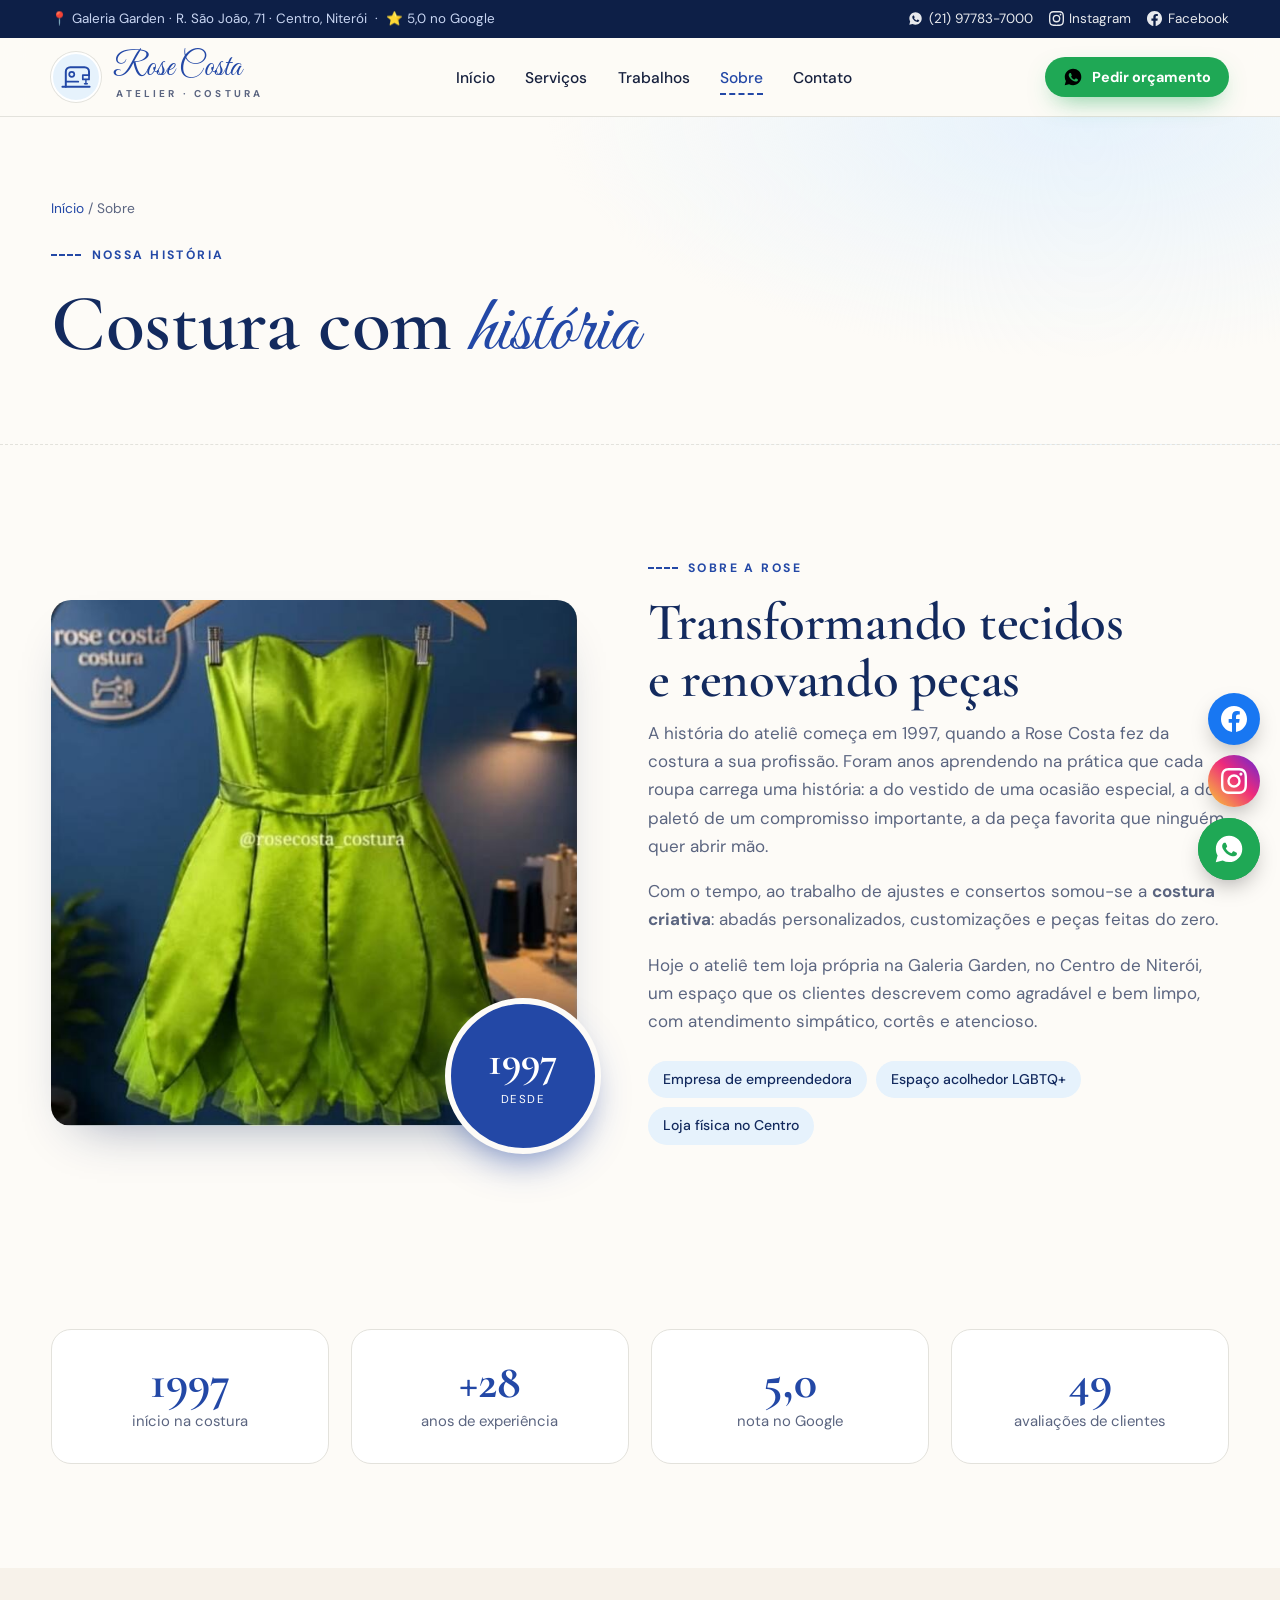
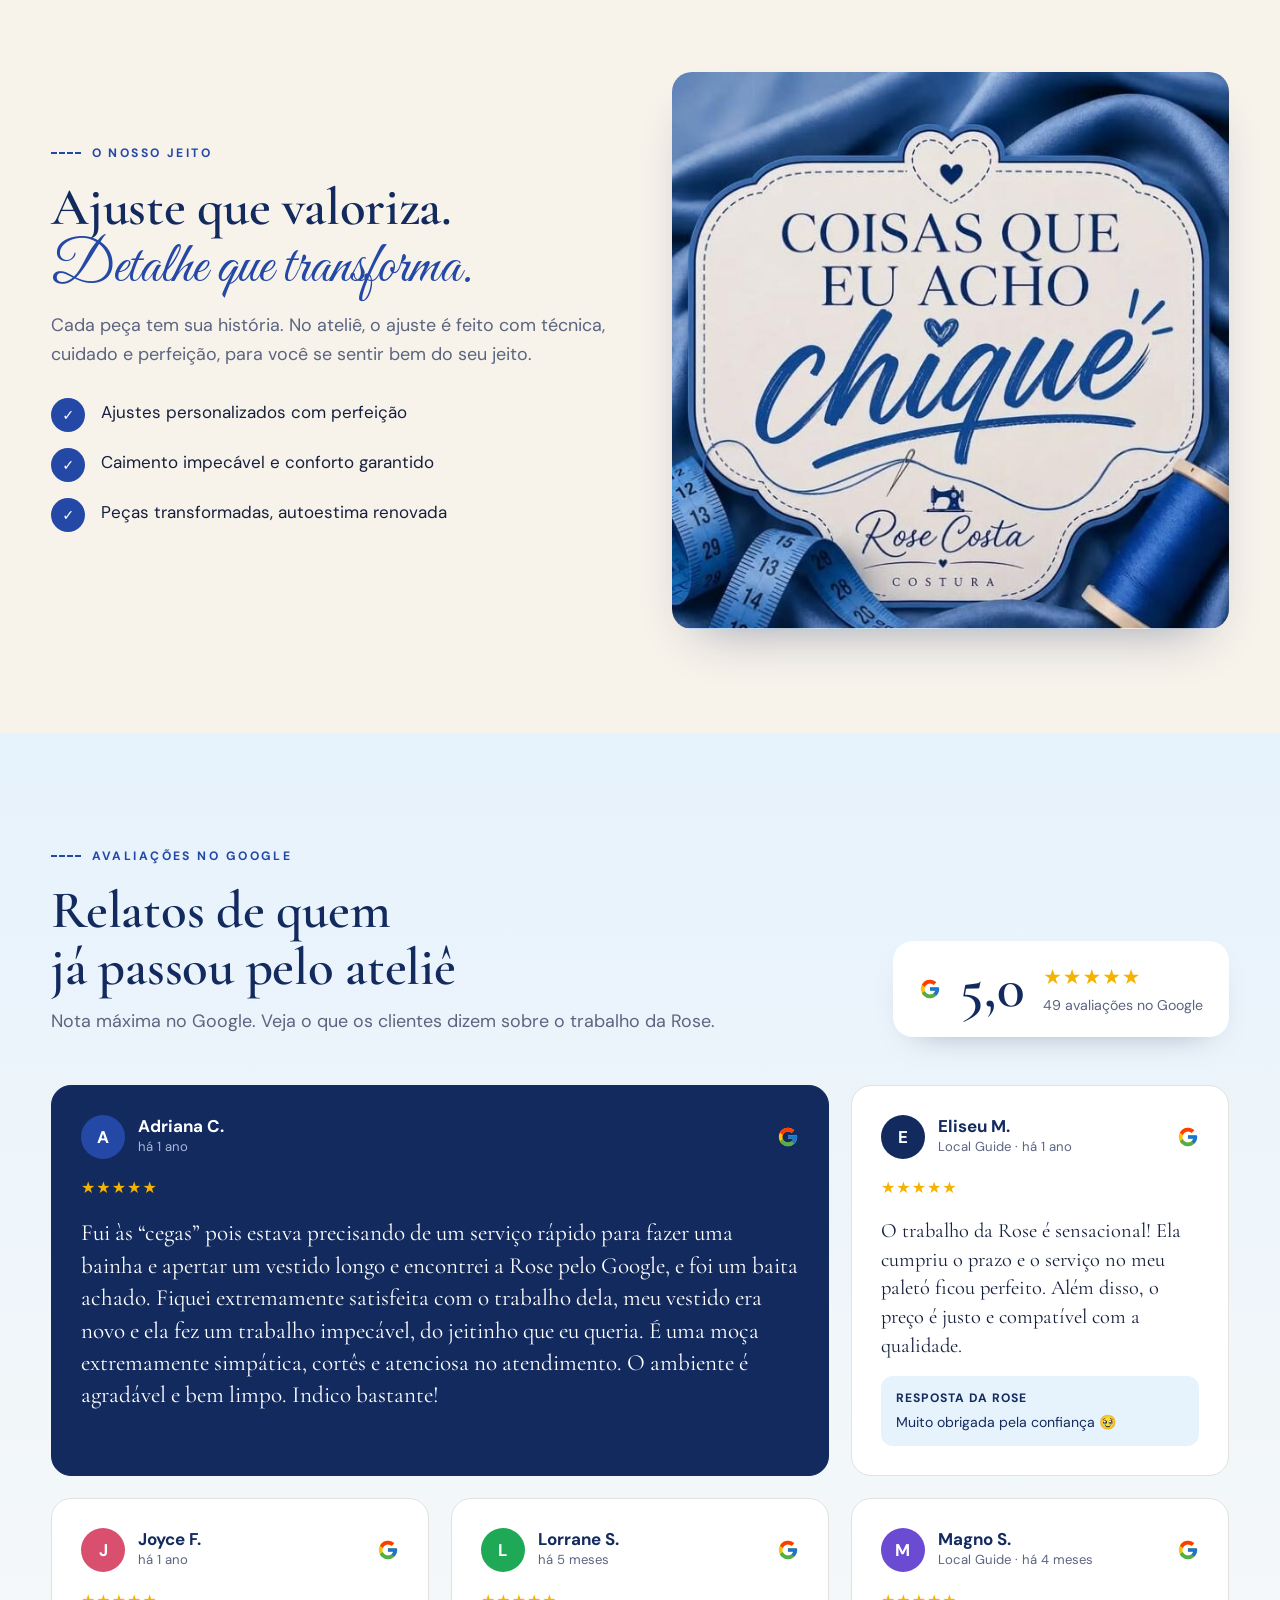
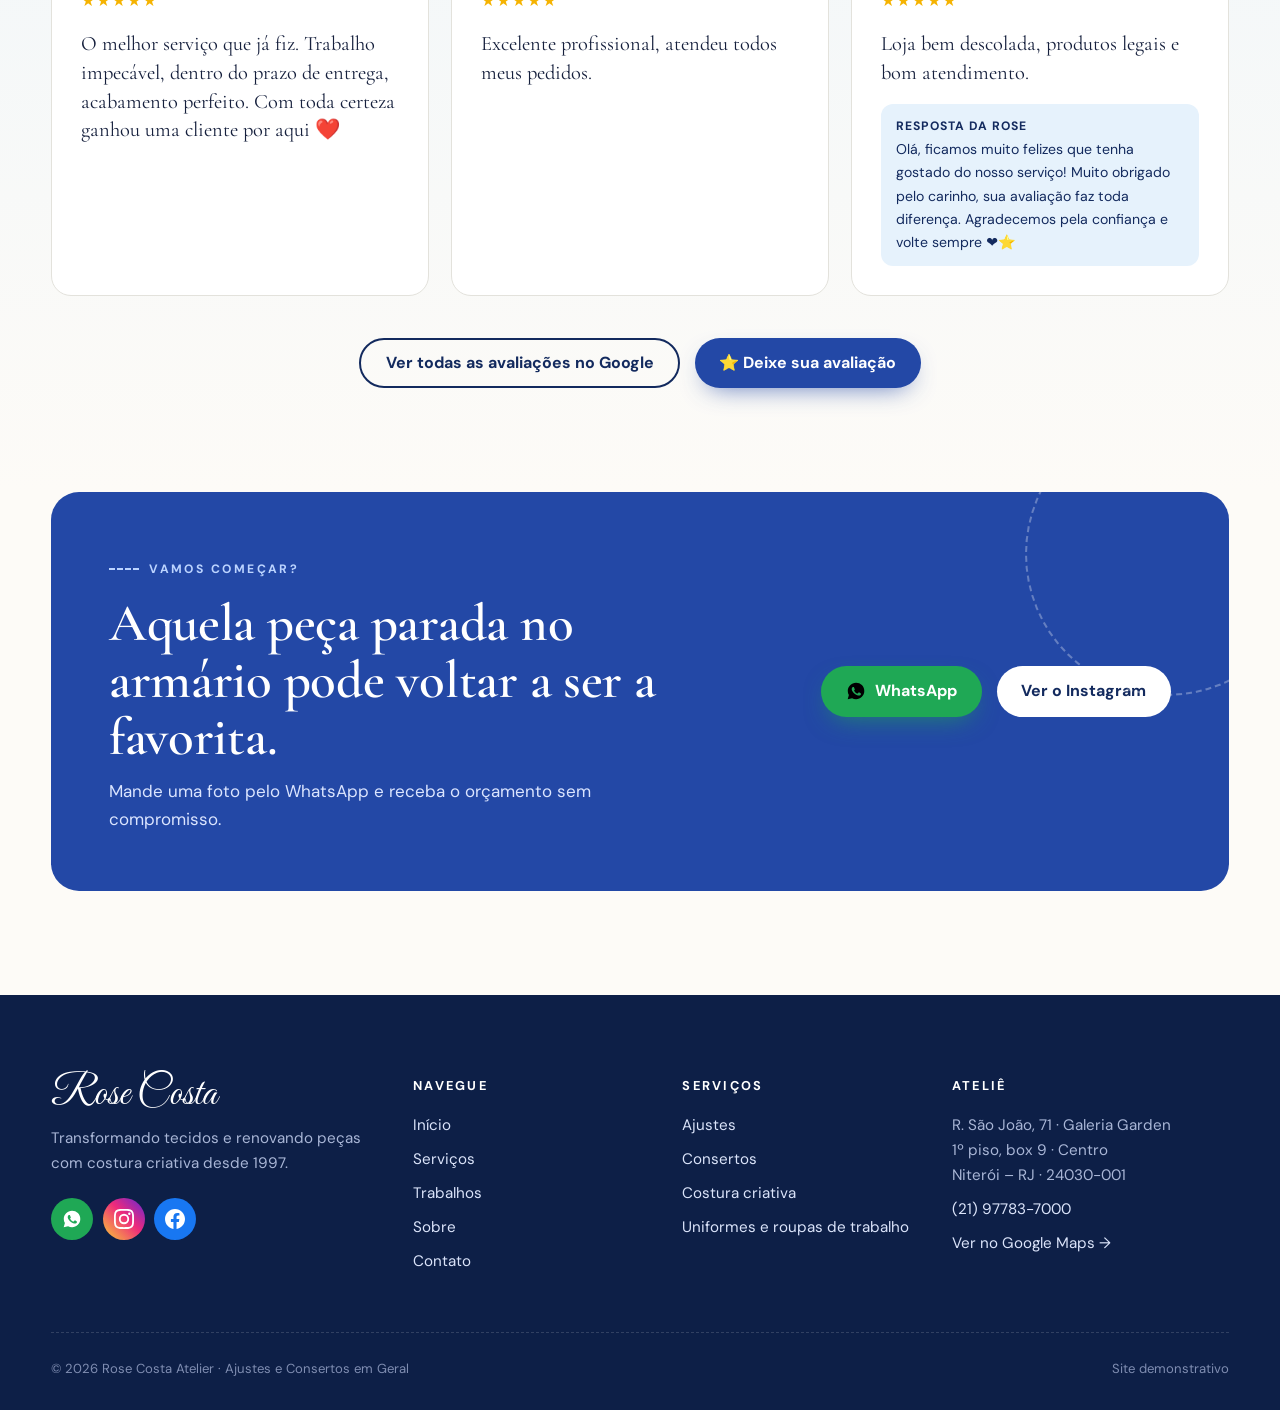
<file: sobre/index.html>
<!DOCTYPE html>
<html lang="pt-BR">
<head>
<meta charset="UTF-8">
<meta name="viewport" content="width=device-width, initial-scale=1.0">
<title>Sobre · Rose Costa Atelier – Costura desde 1997 em Niterói</title>
<meta name="description" content="Conheça a história da Rose Costa, costureira desde 1997, com ateliê na Galeria Garden, Centro de Niterói.">
<meta property="og:title" content="Sobre · Rose Costa Atelier – Costura desde 1997 em Niterói">
<meta property="og:description" content="Conheça a história da Rose Costa, costureira desde 1997, com ateliê na Galeria Garden, Centro de Niterói.">
<meta property="og:image" content="../img/vestido-sob-medida.jpg">
<meta name="theme-color" content="#132a5e">
<link rel="icon" href="data:image/svg+xml,%3Csvg xmlns='http://www.w3.org/2000/svg' viewBox='0 0 64 64'%3E%3Ccircle cx='32' cy='32' r='32' fill='%232348a6'/%3E%3Ctext x='32' y='44' font-family='Georgia' font-size='34' font-style='italic' fill='white' text-anchor='middle'%3ER%3C/text%3E%3C/svg%3E">
<link rel="preconnect" href="https://fonts.googleapis.com"><link rel="preconnect" href="https://fonts.gstatic.com" crossorigin>
<link href="https://fonts.googleapis.com/css2?family=Cormorant+Garamond:ital,wght@0,500;0,600;1,500&family=DM+Sans:wght@400;500;700&family=Great+Vibes&display=swap" rel="stylesheet">
<link rel="stylesheet" href="../assets/css/style.css">
<script type="application/ld+json">{"@context":"https://schema.org","@type":"LocalBusiness","name":"Rose Costa Atelier - Ajustes e Consertos em Geral","telephone":"+55 21 97783-7000","address":{"@type":"PostalAddress","streetAddress":"R. São João, 71 - Galeria Garden, 1º piso, box 9","addressLocality":"Niterói","addressRegion":"RJ","postalCode":"24030-001","addressCountry":"BR"},"aggregateRating":{"@type":"AggregateRating","ratingValue":"5.0","reviewCount":"49"},"sameAs":["https://www.instagram.com/rose_costacostura/","https://www.facebook.com/people/Rose-Costa-Costura/61574548727724/"]}</script>
</head>
<body>

<svg width="0" height="0" style="position:absolute" aria-hidden="true"><defs>
<symbol id="i-wa" viewBox="0 0 24 24"><path d="M12.04 2C6.58 2 2.13 6.45 2.13 11.91c0 1.75.46 3.45 1.32 4.95L2.05 22l5.25-1.38a9.87 9.87 0 0 0 4.74 1.21h.01c5.46 0 9.91-4.45 9.91-9.91 0-2.65-1.03-5.14-2.9-7.01A9.82 9.82 0 0 0 12.04 2zm5.8 14.13c-.24.68-1.42 1.3-1.96 1.35-.5.05-.97.23-3.27-.68-2.76-1.09-4.5-3.92-4.64-4.1-.13-.18-1.1-1.47-1.1-2.81 0-1.33.7-1.99.95-2.26.25-.27.54-.34.72-.34h.52c.17 0 .39-.06.61.47.24.55.79 1.9.86 2.04.07.14.11.3.02.48-.09.18-.14.3-.27.46-.14.16-.29.36-.41.48-.14.14-.28.28-.12.56.16.27.71 1.17 1.52 1.9 1.05.93 1.93 1.22 2.2 1.36.27.14.43.11.59-.07.16-.18.68-.79.86-1.07.18-.27.36-.23.61-.14.25.09 1.58.75 1.85.88.27.14.45.2.52.32.07.11.07.66-.17 1.33z"/></symbol>
<symbol id="i-ig" viewBox="0 0 24 24"><path d="M12 2.2c3.2 0 3.6 0 4.8.1 3.3.1 4.8 1.7 4.9 4.9.1 1.3.1 1.6.1 4.8s0 3.6-.1 4.8c-.1 3.2-1.7 4.8-4.9 4.9-1.3.1-1.6.1-4.8.1s-3.6 0-4.8-.1c-3.3-.1-4.8-1.7-4.9-4.9C2.2 15.6 2.2 15.2 2.2 12s0-3.6.1-4.8C2.4 3.9 3.9 2.4 7.2 2.3 8.4 2.2 8.8 2.2 12 2.2zM12 0C8.7 0 8.3 0 7.1.1 2.7.3.3 2.7.1 7.1 0 8.3 0 8.7 0 12s0 3.7.1 4.9c.2 4.4 2.6 6.8 7 7 1.2.1 1.6.1 4.9.1s3.7 0 4.9-.1c4.4-.2 6.8-2.6 7-7 .1-1.2.1-1.6.1-4.9s0-3.7-.1-4.9c-.2-4.4-2.6-6.8-7-7C15.7 0 15.3 0 12 0zm0 5.8a6.2 6.2 0 1 0 0 12.4 6.2 6.2 0 0 0 0-12.4zM12 16a4 4 0 1 1 0-8 4 4 0 0 1 0 8zm6.4-11.8a1.4 1.4 0 1 0 0 2.9 1.4 1.4 0 0 0 0-2.9z"/></symbol>
<symbol id="i-fb" viewBox="0 0 24 24"><path d="M24 12.07C24 5.4 18.63 0 12 0S0 5.4 0 12.07C0 18.1 4.39 23.1 10.13 24v-8.44H7.08v-3.49h3.05V9.41c0-3.02 1.79-4.69 4.53-4.69 1.31 0 2.68.24 2.68.24v2.97h-1.51c-1.49 0-1.96.93-1.96 1.89v2.25h3.33l-.53 3.49h-2.8V24C19.61 23.1 24 18.1 24 12.07z"/></symbol>
<symbol id="i-machine" viewBox="0 0 120 100"><g fill="none" stroke-linecap="round" stroke-linejoin="round"><path d="M12 84h96" stroke-width="7"/><path d="M24 84V31c0-9 7-16 16-16h50c9 0 16 7 16 16v12" stroke-width="7"/><path d="M84 43h22v15H84z" stroke-width="6"/><path d="M95 58v15" stroke-width="5"/><path d="M90 73h10" stroke-width="5"/><circle cx="45" cy="40" r="9" stroke-width="6"/><path d="M24 66h44" stroke-width="6"/></g><text x="52" y="72" font-family="Georgia,serif" font-size="30" font-weight="700" stroke="none" fill="currentColor" text-anchor="middle" opacity="0">R</text></symbol>
</defs></svg>

<div class="topbar"><div class="wrap">
  <div class="tb-info">📍 Galeria Garden · R. São João, 71 · Centro, Niterói &nbsp;·&nbsp; ⭐ 5,0 no Google</div>
  <div class="tb-social">
    <a href="https://wa.me/5521977837000" target="_blank" rel="noopener"><svg class="" aria-hidden="true"><use href="#i-wa"/></svg>(21) 97783-7000</a>
    <a href="https://www.instagram.com/rose_costacostura/" target="_blank" rel="noopener" aria-label="Instagram"><svg class="" aria-hidden="true"><use href="#i-ig"/></svg>Instagram</a>
    <a href="https://www.facebook.com/people/Rose-Costa-Costura/61574548727724/" target="_blank" rel="noopener" aria-label="Facebook"><svg class="" aria-hidden="true"><use href="#i-fb"/></svg>Facebook</a>
  </div>
</div></div>
<header class="site"><div class="wrap nav">
  <a class="logo" href="../" aria-label="Rose Costa Atelier – início">
    <span class="logo-mark"><svg viewBox="0 0 120 100" stroke="#2348a6" style="color:#2348a6"><use href="#i-machine"/></svg></span>
    <span class="logo-text"><span class="script">Rose Costa</span><small>Atelier · Costura</small></span>
  </a>
  <ul class="menu" id="menu"><li><a href="../">Início</a></li><li><a href="../servicos/">Serviços</a></li><li><a href="../trabalhos/">Trabalhos</a></li><li><a href="../sobre/" aria-current=page>Sobre</a></li><li><a href="../contato/">Contato</a></li></ul>
  <div class="nav-cta">
    <a class="btn btn-wa btn-sm" href="#" data-open="orcamento"><svg class="" aria-hidden="true"><use href="#i-wa"/></svg><span>Pedir orçamento</span></a>
    <button class="burger" aria-label="Abrir menu" aria-controls="menu" aria-expanded="false"><svg viewBox="0 0 24 24" fill="none" stroke-width="2" stroke-linecap="round"><path d="M4 7h16M4 12h16M4 17h10"/></svg></button>
  </div>
</div></header>
<main>

<section class="page-hero"><div class="wrap">
  <div class="crumbs"><a href="../">Início</a> / Sobre</div>
  <div class="eyebrow">Nossa história</div><h1>Costura com <span class="script">história</span></h1>
</div></section>
<section><div class="wrap about-grid">
  <div class="about-media reveal"><img src="../img/vestido-sob-medida.jpg" alt="Vestido sob medida no ateliê, com o logo Rose Costa Costura na parede" loading="lazy"><div class="year-badge"><div><b>1997</b><span>desde</span></div></div></div>
  <div class="about reveal"><div class="eyebrow">Sobre a Rose</div><h2>Transformando tecidos<br>e renovando peças</h2>
    <p>A história do ateliê começa em 1997, quando a Rose Costa fez da costura a sua profissão. Foram anos aprendendo na prática que cada roupa carrega uma história: a do vestido de uma ocasião especial, a do paletó de um compromisso importante, a da peça favorita que ninguém quer abrir mão.</p>
    <p>Com o tempo, ao trabalho de ajustes e consertos somou-se a <strong>costura criativa</strong>: abadás personalizados, customizações e peças feitas do zero.</p>
    <p>Hoje o ateliê tem loja própria na Galeria Garden, no Centro de Niterói, um espaço que os clientes descrevem como agradável e bem limpo, com atendimento simpático, cortês e atencioso.</p>
    <div class="pills"><span>Empresa de empreendedora</span><span>Espaço acolhedor LGBTQ+</span><span>Loja física no Centro</span></div>
  </div>
</div></section>
<section style="padding-top:0"><div class="wrap">
  <div class="stats">
    <div class="stat reveal"><b>1997</b><span>início na costura</span></div>
    <div class="stat reveal"><b>+28</b><span>anos de experiência</span></div>
    <div class="stat reveal"><b>5,0</b><span>nota no Google</span></div>
    <div class="stat reveal"><b>49</b><span>avaliações de clientes</span></div>
  </div>
</div></section>
<section class="ba"><div class="wrap ba-grid">
  <div class="reveal"><div class="eyebrow">O nosso jeito</div><h2>Ajuste que valoriza.<br><span class="script" style="font-size:1.1em">Detalhe que transforma.</span></h2>
    <p class="lead">Cada peça tem sua história. No ateliê, o ajuste é feito com técnica, cuidado e perfeição, para você se sentir bem do seu jeito.</p>
    <ul class="ba-steps"><li><b>✓</b><span>Ajustes personalizados com perfeição</span></li><li><b>✓</b><span>Caimento impecável e conforto garantido</span></li><li><b>✓</b><span>Peças transformadas, autoestima renovada</span></li></ul></div>
  <div class="reveal"><img src="../img/marca-chique.jpg" alt="Arte da marca Rose Costa Costura" style="border-radius:var(--r);box-shadow:var(--shadow)" loading="lazy"></div>
</div></section>

<section class="reviews" id="avaliacoes">
  <div class="wrap">
    <div class="rv-head reveal">
      <div><div class="eyebrow">Avaliações no Google</div><h2>Relatos de quem<br>já passou pelo ateliê</h2>
      <p class="lead">Nota máxima no Google. Veja o que os clientes dizem sobre o trabalho da Rose.</p></div>
      <div class="rv-score"><svg class="g-logo" viewBox="0 0 48 48" aria-label="Google"><path fill="#FFC107" d="M43.6 20.5H42V20H24v8h11.3C33.7 32.7 29.2 36 24 36c-6.6 0-12-5.4-12-12s5.4-12 12-12c3.1 0 5.8 1.2 7.9 3.1l5.7-5.7C34 6.1 29.3 4 24 4 12.9 4 4 12.9 4 24s8.9 20 20 20 20-8.9 20-20c0-1.3-.1-2.4-.4-3.5z"/><path fill="#FF3D00" d="M6.3 14.7l6.6 4.8C14.7 15.1 19 12 24 12c3.1 0 5.8 1.2 7.9 3.1l5.7-5.7C34 6.1 29.3 4 24 4 16.3 4 9.7 8.3 6.3 14.7z"/><path fill="#4CAF50" d="M24 44c5.2 0 9.9-2 13.4-5.2l-6.2-5.2C29.2 35.1 26.7 36 24 36c-5.2 0-9.6-3.3-11.3-7.9l-6.5 5C9.5 39.6 16.2 44 24 44z"/><path fill="#1976D2" d="M43.6 20.5H42V20H24v8h11.3c-.8 2.2-2.2 4.2-4.1 5.6l6.2 5.2C37 39.2 44 34 44 24c0-1.3-.1-2.4-.4-3.5z"/></svg><div class="big">5,0</div><div><span class="stars">★★★★★</span><small>49 avaliações no Google</small></div></div>
    </div>
    <div class="rv-grid"><article class="rv reveal feature">
  <div class="rv-top"><span class="avatar" style="background:#2348a6">A</span><div><div class="rv-name">Adriana C.</div><div class="rv-meta">há 1 ano</div></div><svg class="g-logo" viewBox="0 0 48 48" aria-label="Google"><path fill="#FFC107" d="M43.6 20.5H42V20H24v8h11.3C33.7 32.7 29.2 36 24 36c-6.6 0-12-5.4-12-12s5.4-12 12-12c3.1 0 5.8 1.2 7.9 3.1l5.7-5.7C34 6.1 29.3 4 24 4 12.9 4 4 12.9 4 24s8.9 20 20 20 20-8.9 20-20c0-1.3-.1-2.4-.4-3.5z"/><path fill="#FF3D00" d="M6.3 14.7l6.6 4.8C14.7 15.1 19 12 24 12c3.1 0 5.8 1.2 7.9 3.1l5.7-5.7C34 6.1 29.3 4 24 4 16.3 4 9.7 8.3 6.3 14.7z"/><path fill="#4CAF50" d="M24 44c5.2 0 9.9-2 13.4-5.2l-6.2-5.2C29.2 35.1 26.7 36 24 36c-5.2 0-9.6-3.3-11.3-7.9l-6.5 5C9.5 39.6 16.2 44 24 44z"/><path fill="#1976D2" d="M43.6 20.5H42V20H24v8h11.3c-.8 2.2-2.2 4.2-4.1 5.6l6.2 5.2C37 39.2 44 34 44 24c0-1.3-.1-2.4-.4-3.5z"/></svg></div>
  <div class="stars" aria-label="5 estrelas">★★★★★</div>
  <p class="rv-text">Fui às “cegas” pois estava precisando de um serviço rápido para fazer uma bainha e apertar um vestido longo e encontrei a Rose pelo Google, e foi um baita achado. Fiquei extremamente satisfeita com o trabalho dela, meu vestido era novo e ela fez um trabalho impecável, do jeitinho que eu queria. É uma moça extremamente simpática, cortês e atenciosa no atendimento. O ambiente é agradável e bem limpo. Indico bastante!</p>
</article><article class="rv reveal">
  <div class="rv-top"><span class="avatar" style="background:#132a5e">E</span><div><div class="rv-name">Eliseu M.</div><div class="rv-meta">Local Guide · há 1 ano</div></div><svg class="g-logo" viewBox="0 0 48 48" aria-label="Google"><path fill="#FFC107" d="M43.6 20.5H42V20H24v8h11.3C33.7 32.7 29.2 36 24 36c-6.6 0-12-5.4-12-12s5.4-12 12-12c3.1 0 5.8 1.2 7.9 3.1l5.7-5.7C34 6.1 29.3 4 24 4 12.9 4 4 12.9 4 24s8.9 20 20 20 20-8.9 20-20c0-1.3-.1-2.4-.4-3.5z"/><path fill="#FF3D00" d="M6.3 14.7l6.6 4.8C14.7 15.1 19 12 24 12c3.1 0 5.8 1.2 7.9 3.1l5.7-5.7C34 6.1 29.3 4 24 4 16.3 4 9.7 8.3 6.3 14.7z"/><path fill="#4CAF50" d="M24 44c5.2 0 9.9-2 13.4-5.2l-6.2-5.2C29.2 35.1 26.7 36 24 36c-5.2 0-9.6-3.3-11.3-7.9l-6.5 5C9.5 39.6 16.2 44 24 44z"/><path fill="#1976D2" d="M43.6 20.5H42V20H24v8h11.3c-.8 2.2-2.2 4.2-4.1 5.6l6.2 5.2C37 39.2 44 34 44 24c0-1.3-.1-2.4-.4-3.5z"/></svg></div>
  <div class="stars" aria-label="5 estrelas">★★★★★</div>
  <p class="rv-text">O trabalho da Rose é sensacional! Ela cumpriu o prazo e o serviço no meu paletó ficou perfeito. Além disso, o preço é justo e compatível com a qualidade.</p><div class="rv-reply"><b>Resposta da Rose</b>Muito obrigada pela confiança 🥹</div>
</article><article class="rv reveal">
  <div class="rv-top"><span class="avatar" style="background:#d9506f">J</span><div><div class="rv-name">Joyce F.</div><div class="rv-meta">há 1 ano</div></div><svg class="g-logo" viewBox="0 0 48 48" aria-label="Google"><path fill="#FFC107" d="M43.6 20.5H42V20H24v8h11.3C33.7 32.7 29.2 36 24 36c-6.6 0-12-5.4-12-12s5.4-12 12-12c3.1 0 5.8 1.2 7.9 3.1l5.7-5.7C34 6.1 29.3 4 24 4 12.9 4 4 12.9 4 24s8.9 20 20 20 20-8.9 20-20c0-1.3-.1-2.4-.4-3.5z"/><path fill="#FF3D00" d="M6.3 14.7l6.6 4.8C14.7 15.1 19 12 24 12c3.1 0 5.8 1.2 7.9 3.1l5.7-5.7C34 6.1 29.3 4 24 4 16.3 4 9.7 8.3 6.3 14.7z"/><path fill="#4CAF50" d="M24 44c5.2 0 9.9-2 13.4-5.2l-6.2-5.2C29.2 35.1 26.7 36 24 36c-5.2 0-9.6-3.3-11.3-7.9l-6.5 5C9.5 39.6 16.2 44 24 44z"/><path fill="#1976D2" d="M43.6 20.5H42V20H24v8h11.3c-.8 2.2-2.2 4.2-4.1 5.6l6.2 5.2C37 39.2 44 34 44 24c0-1.3-.1-2.4-.4-3.5z"/></svg></div>
  <div class="stars" aria-label="5 estrelas">★★★★★</div>
  <p class="rv-text">O melhor serviço que já fiz. Trabalho impecável, dentro do prazo de entrega, acabamento perfeito. Com toda certeza ganhou uma cliente por aqui ❤️</p>
</article><article class="rv reveal">
  <div class="rv-top"><span class="avatar" style="background:#1fa855">L</span><div><div class="rv-name">Lorrane S.</div><div class="rv-meta">há 5 meses</div></div><svg class="g-logo" viewBox="0 0 48 48" aria-label="Google"><path fill="#FFC107" d="M43.6 20.5H42V20H24v8h11.3C33.7 32.7 29.2 36 24 36c-6.6 0-12-5.4-12-12s5.4-12 12-12c3.1 0 5.8 1.2 7.9 3.1l5.7-5.7C34 6.1 29.3 4 24 4 12.9 4 4 12.9 4 24s8.9 20 20 20 20-8.9 20-20c0-1.3-.1-2.4-.4-3.5z"/><path fill="#FF3D00" d="M6.3 14.7l6.6 4.8C14.7 15.1 19 12 24 12c3.1 0 5.8 1.2 7.9 3.1l5.7-5.7C34 6.1 29.3 4 24 4 16.3 4 9.7 8.3 6.3 14.7z"/><path fill="#4CAF50" d="M24 44c5.2 0 9.9-2 13.4-5.2l-6.2-5.2C29.2 35.1 26.7 36 24 36c-5.2 0-9.6-3.3-11.3-7.9l-6.5 5C9.5 39.6 16.2 44 24 44z"/><path fill="#1976D2" d="M43.6 20.5H42V20H24v8h11.3c-.8 2.2-2.2 4.2-4.1 5.6l6.2 5.2C37 39.2 44 34 44 24c0-1.3-.1-2.4-.4-3.5z"/></svg></div>
  <div class="stars" aria-label="5 estrelas">★★★★★</div>
  <p class="rv-text">Excelente profissional, atendeu todos meus pedidos.</p>
</article><article class="rv reveal">
  <div class="rv-top"><span class="avatar" style="background:#6b4bd1">M</span><div><div class="rv-name">Magno S.</div><div class="rv-meta">Local Guide · há 4 meses</div></div><svg class="g-logo" viewBox="0 0 48 48" aria-label="Google"><path fill="#FFC107" d="M43.6 20.5H42V20H24v8h11.3C33.7 32.7 29.2 36 24 36c-6.6 0-12-5.4-12-12s5.4-12 12-12c3.1 0 5.8 1.2 7.9 3.1l5.7-5.7C34 6.1 29.3 4 24 4 12.9 4 4 12.9 4 24s8.9 20 20 20 20-8.9 20-20c0-1.3-.1-2.4-.4-3.5z"/><path fill="#FF3D00" d="M6.3 14.7l6.6 4.8C14.7 15.1 19 12 24 12c3.1 0 5.8 1.2 7.9 3.1l5.7-5.7C34 6.1 29.3 4 24 4 16.3 4 9.7 8.3 6.3 14.7z"/><path fill="#4CAF50" d="M24 44c5.2 0 9.9-2 13.4-5.2l-6.2-5.2C29.2 35.1 26.7 36 24 36c-5.2 0-9.6-3.3-11.3-7.9l-6.5 5C9.5 39.6 16.2 44 24 44z"/><path fill="#1976D2" d="M43.6 20.5H42V20H24v8h11.3c-.8 2.2-2.2 4.2-4.1 5.6l6.2 5.2C37 39.2 44 34 44 24c0-1.3-.1-2.4-.4-3.5z"/></svg></div>
  <div class="stars" aria-label="5 estrelas">★★★★★</div>
  <p class="rv-text">Loja bem descolada, produtos legais e bom atendimento.</p><div class="rv-reply"><b>Resposta da Rose</b>Olá, ficamos muito felizes que tenha gostado do nosso serviço! Muito obrigado pelo carinho, sua avaliação faz toda diferença. Agradecemos pela confiança e volte sempre ❤️⭐️</div>
</article></div>
    <div class="rv-cta reveal">
      <a class="btn btn-line" href="https://www.google.com/maps?cid=8833129531237460538" target="_blank" rel="noopener">Ver todas as avaliações no Google</a>
      <a class="btn btn-royal" href="https://www.google.com/maps?cid=8833129531237460538" target="_blank" rel="noopener">⭐ Deixe sua avaliação</a>
    </div>
  </div>
</section>

<section style="padding-top:0"><div class="wrap">
  <div class="cta-band reveal">
    <div><div class="eyebrow" style="color:#bcd4ff">Vamos começar?</div><h2>Aquela peça parada no armário pode voltar a ser a favorita.</h2>
    <p>Mande uma foto pelo WhatsApp e receba o orçamento sem compromisso.</p></div>
    <div class="cta-row">
      <a class="btn btn-wa" href="https://wa.me/5521977837000?text=Ol%C3%A1%2C%20Rose!%20Vim%20pelo%20site%20e%20gostaria%20de%20um%20or%C3%A7amento." target="_blank" rel="noopener"><svg class="" aria-hidden="true"><use href="#i-wa"/></svg>WhatsApp</a>
      <a class="btn btn-light" href="https://www.instagram.com/rose_costacostura/" target="_blank" rel="noopener">Ver o Instagram</a>
    </div>
  </div>
</div></section>

</main>

<footer class="site"><div class="wrap">
  <div class="foot-grid">
    <div>
      <div class="script">Rose Costa</div>
      <p style="margin:.6rem 0 1.4rem">Transformando tecidos e renovando peças com costura criativa desde 1997.</p>
      <div class="socials">
        <a class="soc wa" href="https://wa.me/5521977837000?text=Ol%C3%A1%2C%20Rose!%20Vim%20pelo%20site%20e%20gostaria%20de%20um%20or%C3%A7amento." target="_blank" rel="noopener" aria-label="WhatsApp"><svg class="" aria-hidden="true"><use href="#i-wa"/></svg></a>
        <a class="soc ig" href="https://www.instagram.com/rose_costacostura/" target="_blank" rel="noopener" aria-label="Instagram"><svg class="" aria-hidden="true"><use href="#i-ig"/></svg></a>
        <a class="soc fb" href="https://www.facebook.com/people/Rose-Costa-Costura/61574548727724/" target="_blank" rel="noopener" aria-label="Facebook"><svg class="" aria-hidden="true"><use href="#i-fb"/></svg></a>
      </div>
    </div>
    <div><h4>Navegue</h4><ul><li><a href="../">Início</a></li><li><a href="../servicos/">Serviços</a></li><li><a href="../trabalhos/">Trabalhos</a></li><li><a href="../sobre/">Sobre</a></li><li><a href="../contato/">Contato</a></li></ul></div>
    <div><h4>Serviços</h4><ul>
      <li><a href="../servicos/#ajustes">Ajustes</a></li>
      <li><a href="../servicos/#consertos">Consertos</a></li>
      <li><a href="../servicos/#criativa">Costura criativa</a></li>
      <li><a href="../servicos/#uniformes">Uniformes e roupas de trabalho</a></li>
    </ul></div>
    <div><h4>Ateliê</h4><ul>
      <li>R. São João, 71 · Galeria Garden<br>1º piso, box 9 · Centro<br>Niterói – RJ · 24030-001</li>
      <li><a href="https://wa.me/5521977837000" target="_blank" rel="noopener">(21) 97783-7000</a></li>
      <li><a href="https://www.google.com/maps?cid=8833129531237460538" target="_blank" rel="noopener">Ver no Google Maps →</a></li>
    </ul></div>
  </div>
  <div class="foot-bottom"><span>© <span id="ano">2026</span> Rose Costa Atelier · Ajustes e Consertos em Geral</span><span>Site demonstrativo</span></div>
</div></footer>

<div class="float-social">
  <div class="mini">
    <a class="soc fb" href="https://www.facebook.com/people/Rose-Costa-Costura/61574548727724/" target="_blank" rel="noopener" aria-label="Facebook"><svg class="" aria-hidden="true"><use href="#i-fb"/></svg></a>
    <a class="soc ig" href="https://www.instagram.com/rose_costacostura/" target="_blank" rel="noopener" aria-label="Instagram"><svg class="" aria-hidden="true"><use href="#i-ig"/></svg></a>
  </div>
  <a class="soc wa" href="https://wa.me/5521977837000?text=Ol%C3%A1%2C%20Rose!%20Vim%20pelo%20site%20e%20gostaria%20de%20um%20or%C3%A7amento." target="_blank" rel="noopener" aria-label="Falar no WhatsApp"><svg class="" aria-hidden="true"><use href="#i-wa"/></svg><span class="wa-bubble">Oi! 👋 Mande a foto da peça que eu te passo o orçamento.</span></a>
</div>

<div class="modal" id="orcamento" role="dialog" aria-modal="true" aria-labelledby="orc-t">
  <div class="modal-box">
    <button class="modal-close" aria-label="Fechar">×</button>
    <div class="eyebrow">Orçamento rápido</div>
    <h3 id="orc-t">Conte o que sua peça precisa</h3>
    <p style="color:var(--muted);margin:.4rem 0 1.4rem">Preencha e envie: a mensagem já chega pronta no WhatsApp da Rose. Depois é só mandar a foto da peça.</p>
    <form class="form" data-wa>
      <label>Seu nome<input name="nome" autocomplete="given-name" placeholder="Como podemos te chamar?"></label>
      <div class="row2">
        <label>Serviço<select name="servico">
          <option>Ajuste</option><option>Conserto</option><option>Barra / bainha</option><option>Troca de zíper</option>
          <option>Costura criativa / personalização</option><option>Peça sob medida</option><option>Uniforme / roupa de trabalho</option><option>Outro</option>
        </select></label>
        <label>Para quando?<input name="prazo" placeholder="Ex.: sexta-feira"></label>
      </div>
      <label>Qual peça?<input name="peca" placeholder="Ex.: calça jeans, vestido longo, blazer…"></label>
      <label>Detalhes<textarea name="detalhes" placeholder="Ex.: fazer a barra 3 cm e apertar a cintura"></textarea></label>
      <button class="btn btn-wa" type="submit"><svg class="" aria-hidden="true"><use href="#i-wa"/></svg>Enviar pelo WhatsApp</button>
      <span class="hint">Abre o WhatsApp com a mensagem pronta para você revisar e enviar.</span>
    </form>
  </div>
</div>
<script src="../assets/js/main.js" defer></script>
</body>
</html>
</file>
<file: assets/css/style.css>
/* Rose Costa Atelier — estilos */
:root{
  --royal:#2348a6;
  --royal-2:#1c3c8f;
  --navy:#132a5e;
  --navy-deep:#0d1f47;
  --sky:#8fc6ef;
  --sky-soft:#e6f2fc;
  --cream:#f7f2ea;
  --paper:#fdfbf7;
  --gold:#f2c230;
  --heart:#d9506f;
  --ink:#16203d;
  --muted:#5b6580;
  --line:#e3e2dc;
  --wa:#1fa855;
  --ig:linear-gradient(45deg,#f9ce34,#ee2a7b 55%,#6228d7);
  --fb:#1877f2;
  --r:20px;
  --shadow:0 24px 50px -28px rgba(19,42,94,.45);
}
*{box-sizing:border-box;margin:0;padding:0}
html{scroll-behavior:smooth}
body{font-family:"DM Sans",system-ui,sans-serif;color:var(--ink);background:var(--paper);line-height:1.65;font-size:17px;-webkit-font-smoothing:antialiased}
img{display:block;max-width:100%;height:auto}
a{color:inherit}
button{font:inherit;cursor:pointer}
.wrap{width:min(1180px,92vw);margin:0 auto}
h1,h2,h3{font-family:"Cormorant Garamond",Georgia,serif;font-weight:600;line-height:1.08;color:var(--navy);letter-spacing:-.005em}
h1{font-size:clamp(2.7rem,6.4vw,5rem)}
h2{font-size:clamp(2.1rem,4.4vw,3.3rem);margin-bottom:.7rem}
h3{font-size:1.6rem}
.script{font-family:"Great Vibes",cursive;font-weight:400;color:var(--royal);letter-spacing:0}
.eyebrow{display:inline-flex;align-items:center;gap:.65rem;font-size:.76rem;letter-spacing:.2em;text-transform:uppercase;font-weight:700;color:var(--royal);margin-bottom:1rem}
.eyebrow::before{content:"";width:30px;border-top:2px dashed currentColor}
.lead{color:var(--muted);font-size:1.12rem;max-width:58ch}
section{padding:104px 0}
.center{text-align:center}
.center .lead{margin-inline:auto}
.center .eyebrow::after{content:"";width:30px;border-top:2px dashed currentColor}

/* ---------- botões ---------- */
.btn{display:inline-flex;align-items:center;justify-content:center;gap:.6rem;padding:.95rem 1.55rem;border-radius:999px;font-weight:700;text-decoration:none;border:0;transition:transform .18s ease,box-shadow .18s ease,background .18s,color .18s;font-size:1rem;line-height:1}
.btn:hover{transform:translateY(-2px)}
.btn svg{width:20px;height:20px;flex:none}
.btn-wa{background:var(--wa);color:#fff;box-shadow:0 10px 26px -10px rgba(31,168,85,.7)}
.btn-royal{background:var(--royal);color:#fff;box-shadow:0 10px 26px -12px rgba(35,72,166,.8)}
.btn-royal:hover{background:var(--royal-2)}
.btn-line{border:2px solid var(--navy);color:var(--navy);background:transparent}
.btn-line:hover{background:var(--navy);color:#fff}
.btn-light{background:#fff;color:var(--navy)}
.btn-ig{background:var(--ig);color:#fff}
.btn-fb{background:var(--fb);color:#fff}
.btn-sm{padding:.65rem 1.1rem;font-size:.9rem}

.socials{display:flex;gap:.6rem}
.soc{width:42px;height:42px;border-radius:50%;display:grid;place-items:center;color:#fff;text-decoration:none;transition:transform .18s}
.soc:hover{transform:translateY(-2px) scale(1.05)}
.soc svg{width:20px;height:20px;fill:#fff}
.soc.wa{background:var(--wa)}.soc.ig{background:var(--ig)}.soc.fb{background:var(--fb)}

/* ---------- topo ---------- */
.topbar{background:var(--navy-deep);color:#c9d6f3;font-size:.84rem}
.topbar .wrap{display:flex;justify-content:space-between;align-items:center;gap:1rem;min-height:38px;flex-wrap:wrap}
.topbar a{color:#fff;text-decoration:none}
.topbar .tb-social{display:flex;gap:1rem}
.topbar .tb-social a{display:inline-flex;align-items:center;gap:.35rem;opacity:.9}
.topbar .tb-social a:hover{opacity:1}
.topbar svg{width:15px;height:15px;fill:currentColor}
@media(max-width:700px){.topbar .tb-info{display:none}.topbar .wrap{justify-content:center}}

header.site{position:sticky;top:0;z-index:80;background:rgba(253,251,247,.9);backdrop-filter:saturate(1.4) blur(12px);border-bottom:1px solid var(--line)}
.nav{display:flex;align-items:center;justify-content:space-between;height:78px;gap:1rem}
.logo{display:flex;align-items:center;gap:.75rem;text-decoration:none}
.logo-mark{width:50px;height:50px;border-radius:50%;background:var(--sky-soft);display:grid;place-items:center;border:2px solid #fff;box-shadow:0 0 0 1px var(--line)}
.logo-mark svg{width:34px}
.logo-text{line-height:1}
.logo-text .script{font-size:2rem;display:block;line-height:.9}
.logo-text small{font-size:.62rem;letter-spacing:.32em;text-transform:uppercase;color:var(--muted);font-weight:700;padding-left:.2rem}
.menu{display:flex;gap:1.9rem;list-style:none}
.menu a{text-decoration:none;font-weight:500;font-size:.97rem;position:relative;padding:.3rem 0}
.menu a::after{content:"";position:absolute;left:0;right:0;bottom:-2px;border-top:2px dashed var(--royal);transform:scaleX(0);transition:transform .2s;transform-origin:left}
.menu a:hover::after,.menu a[aria-current=page]::after{transform:scaleX(1)}
.menu a[aria-current=page]{color:var(--royal)}
.nav-cta{display:flex;align-items:center;gap:.7rem}
.burger{display:none;width:46px;height:46px;border-radius:12px;border:1px solid var(--line);background:#fff;place-items:center}
.burger svg{width:22px;height:22px;stroke:var(--navy)}
@media(max-width:960px){
  .menu{position:fixed;inset:116px 0 auto 0;background:var(--paper);flex-direction:column;gap:0;padding:1rem 4vw 1.6rem;border-bottom:1px solid var(--line);box-shadow:var(--shadow);transform:translateY(-12px);opacity:0;pointer-events:none;transition:.22s}
  .menu.open{transform:none;opacity:1;pointer-events:auto}
  .menu a{display:block;padding:.85rem 0;font-size:1.1rem;border-bottom:1px dashed var(--line)}
  .menu a::after{display:none}
  .burger{display:grid}
  .nav-cta .btn-wa span{display:none}
  .nav-cta .btn-wa{padding:.7rem}
}
@media(max-width:700px){.menu{inset:78px 0 auto 0}}

/* ---------- hero ---------- */
.hero{position:relative;padding:64px 0 110px;overflow:hidden;background:radial-gradient(1100px 500px at 90% -10%,var(--sky-soft),transparent 60%)}
.hero-grid{display:grid;grid-template-columns:1.05fr .95fr;gap:4rem;align-items:center}
.hero h1 .script{font-size:1.15em;display:block;line-height:.9;margin-top:.1em}
.hero .lead{margin:1.6rem 0 2.2rem}
.cta-row{display:flex;flex-wrap:wrap;gap:.9rem}
.proof{display:flex;align-items:center;gap:1.6rem;margin-top:2.8rem;flex-wrap:wrap}
.proof-item{display:flex;align-items:center;gap:.8rem}
.proof-item .big{font-family:"Cormorant Garamond",serif;font-size:2.6rem;font-weight:600;color:var(--navy);line-height:1}
.proof-item small{display:block;color:var(--muted);font-size:.86rem;line-height:1.3}
.stars{color:#f5b301;letter-spacing:1px;font-size:1rem}
.g-logo{width:22px;height:22px}
.divider-v{width:1px;height:46px;background:var(--line)}
.hero-media{position:relative}
.hero-photo{border-radius:220px 220px var(--r) var(--r);overflow:hidden;box-shadow:var(--shadow);aspect-ratio:4/5;background:var(--navy)}
.hero-photo img{width:100%;height:100%;object-fit:cover}
.float-card{position:absolute;background:#fff;border-radius:16px;padding:.9rem 1.1rem;box-shadow:0 18px 40px -18px rgba(13,31,71,.45);display:flex;gap:.75rem;align-items:center;font-size:.88rem;line-height:1.3}
.float-card strong{display:block;color:var(--navy);font-size:.98rem}
.float-card .ic{width:40px;height:40px;border-radius:12px;background:var(--sky-soft);display:grid;place-items:center;flex:none}
.float-card .ic svg{width:22px;height:22px;stroke:var(--royal)}
.fc-1{left:-34px;bottom:56px}
.fc-2{right:-20px;top:46px}
.thread-deco{position:absolute;pointer-events:none;opacity:.55}
@media(max-width:960px){.hero-grid{grid-template-columns:1fr;gap:3rem}.hero-media{max-width:460px;margin:0 auto;width:100%}.fc-1{left:-8px}.fc-2{right:-8px}}

/* ---------- faixa ---------- */
.ribbon{background:var(--navy);color:#dfe8fb;overflow:hidden;padding:18px 0;border-block:4px solid var(--royal)}
.ribbon-track{display:flex;gap:3rem;white-space:nowrap;animation:marquee 32s linear infinite;width:max-content}
.ribbon span{font-family:"Cormorant Garamond",serif;font-size:1.45rem;font-style:italic;display:inline-flex;align-items:center;gap:3rem}
.ribbon span::after{content:"✂";font-style:normal;color:var(--gold);font-size:1rem}
@keyframes marquee{to{transform:translateX(-50%)}}

/* ---------- serviços ---------- */
.svc-grid{display:grid;grid-template-columns:repeat(3,1fr);gap:1.5rem;margin-top:3.4rem}
.svc{background:#fff;border:1px solid var(--line);border-radius:var(--r);overflow:hidden;display:flex;flex-direction:column;transition:transform .25s,box-shadow .25s}
.svc:hover{transform:translateY(-5px);box-shadow:var(--shadow)}
.svc-img{aspect-ratio:16/11;overflow:hidden;background:var(--sky-soft)}
.svc-img img{width:100%;height:100%;object-fit:cover;transition:transform .6s}
.svc:hover .svc-img img{transform:scale(1.05)}
.svc-body{padding:1.7rem 1.7rem 1.9rem;display:flex;flex-direction:column;flex:1}
.svc-body p{color:var(--muted);font-size:.98rem;margin:.4rem 0 1rem}
.ticks{list-style:none;font-size:.95rem;margin-bottom:1.4rem}
.ticks li{padding:.32rem 0 .32rem 1.55rem;position:relative;border-bottom:1px dashed var(--line)}
.ticks li:last-child{border:0}
.ticks li::before{content:"";position:absolute;left:0;top:.72rem;width:10px;height:10px;border-radius:50%;border:2px solid var(--royal)}
.svc .link{margin-top:auto;font-weight:700;color:var(--royal);text-decoration:none;display:inline-flex;gap:.4rem;align-items:center}
.svc .link:hover{gap:.7rem}
@media(max-width:960px){.svc-grid{grid-template-columns:1fr 1fr}}
@media(max-width:640px){.svc-grid{grid-template-columns:1fr}}

/* ---------- antes/depois ---------- */
.ba{background:var(--cream)}
.ba-grid{display:grid;grid-template-columns:1fr 1fr;gap:4rem;align-items:center}
.compare{position:relative;aspect-ratio:1/1;border-radius:var(--r);overflow:hidden;box-shadow:var(--shadow);user-select:none;touch-action:pan-y;background:#ddd}
.compare img{position:absolute;inset:0;width:100%;height:100%;object-fit:cover}
.compare .after{clip-path:inset(0 0 0 var(--pos,50%))}
.compare .handle{position:absolute;top:0;bottom:0;left:var(--pos,50%);width:3px;background:#fff;transform:translateX(-50%);pointer-events:none}
.compare .handle::after{content:"⟷";position:absolute;top:50%;left:50%;transform:translate(-50%,-50%);width:52px;height:52px;border-radius:50%;background:#fff;color:var(--navy);display:grid;place-items:center;font-size:1.3rem;box-shadow:0 6px 18px rgba(0,0,0,.25)}
.compare .tag{position:absolute;top:16px;padding:.35rem .85rem;border-radius:999px;font-size:.78rem;font-weight:700;letter-spacing:.08em;text-transform:uppercase;background:rgba(13,31,71,.8);color:#fff}
.compare .tag.l{left:16px}.compare .tag.r{right:16px;background:var(--royal)}
.compare input{position:absolute;inset:0;width:100%;height:100%;opacity:0;cursor:ew-resize;margin:0}
.ba-steps{list-style:none;margin:1.8rem 0 2.2rem;display:grid;gap:1rem}
.ba-steps li{display:flex;gap:1rem;align-items:flex-start}
.ba-steps b{flex:none;width:34px;height:34px;border-radius:50%;background:var(--royal);color:#fff;display:grid;place-items:center;font-size:.9rem}
@media(max-width:960px){.ba-grid{grid-template-columns:1fr;gap:2.4rem}}

/* ---------- galeria ---------- */
.masonry{display:grid;grid-template-columns:repeat(4,1fr);grid-auto-rows:250px;gap:1rem;margin-top:3rem;grid-auto-flow:dense}
.tile{position:relative;border-radius:var(--r);overflow:hidden;cursor:zoom-in;border:0;padding:0;background:var(--navy);display:block;text-align:left}
.tile img{width:100%;height:100%;object-fit:cover;transition:transform .6s,filter .3s}
.tile:hover img{transform:scale(1.06);filter:brightness(.85)}
.tile .cap{position:absolute;left:12px;right:12px;bottom:12px;background:rgba(255,255,255,.94);color:var(--navy);border-radius:12px;padding:.55rem .85rem;font-weight:700;font-size:.9rem;display:flex;justify-content:space-between;align-items:center;transform:translateY(6px);opacity:.96;transition:.25s}
.tile .cap small{font-weight:500;color:var(--muted);font-size:.78rem}
.tile:hover .cap{transform:none}
.tile.wide img{object-position:center 70%}
.tile.tall{grid-row:span 2}.tile.wide{grid-column:span 2}
@media(max-width:960px){.masonry{grid-template-columns:1fr 1fr;grid-auto-rows:200px}}
@media(max-width:520px){.masonry{grid-auto-rows:160px}.tile .cap{font-size:.8rem}.tile .cap small{display:none}}

.filters{display:flex;gap:.6rem;flex-wrap:wrap;justify-content:center;margin-top:2rem}
.chip{border:1px solid var(--line);background:#fff;border-radius:999px;padding:.55rem 1.1rem;font-weight:500;color:var(--ink)}
.chip.on{background:var(--navy);color:#fff;border-color:var(--navy)}

/* ---------- sobre ---------- */
.about-grid{display:grid;grid-template-columns:.95fr 1.05fr;gap:4.4rem;align-items:center}
.about-media{position:relative}
.about-media img{border-radius:var(--r);box-shadow:var(--shadow)}
.year-badge{position:absolute;right:-24px;bottom:-28px;background:var(--royal);color:#fff;border-radius:50%;width:156px;height:156px;display:grid;place-items:center;text-align:center;box-shadow:0 18px 40px -16px rgba(35,72,166,.7);border:6px solid var(--paper)}
.year-badge b{font-family:"Cormorant Garamond",serif;font-size:2.6rem;line-height:1;display:block}
.year-badge span{font-size:.72rem;letter-spacing:.14em;text-transform:uppercase}
.about p{color:var(--muted);margin-bottom:1.1rem}
.pills{display:flex;flex-wrap:wrap;gap:.55rem;margin:1.6rem 0 2rem}
.pills span{background:var(--sky-soft);color:var(--navy);padding:.45rem .95rem;border-radius:999px;font-size:.88rem;font-weight:500}
@media(max-width:960px){.about-grid{grid-template-columns:1fr;gap:3.4rem}.year-badge{right:10px}}

/* ---------- números ---------- */
.stats{display:grid;grid-template-columns:repeat(4,1fr);gap:1.4rem;margin-top:3rem}
.stat{background:#fff;border:1px solid var(--line);border-radius:var(--r);padding:1.8rem;text-align:center}
.stat b{display:block;font-family:"Cormorant Garamond",serif;font-size:3rem;color:var(--royal);line-height:1}
.stat span{color:var(--muted);font-size:.93rem}
@media(max-width:860px){.stats{grid-template-columns:1fr 1fr}}

/* ---------- como funciona ---------- */
.how{background:var(--navy);color:#cfd9f2;position:relative;overflow:hidden}
.how h2,.how h3{color:#fff}
.how .lead{color:#b4c2e4}
.how .eyebrow{color:var(--sky)}
.steps{display:grid;grid-template-columns:repeat(4,1fr);gap:1.6rem;margin-top:3.2rem;counter-reset:s}
.step{border-top:2px dashed rgba(143,198,239,.45);padding-top:1.5rem}
.step::before{counter-increment:s;content:"0" counter(s);font-family:"Cormorant Garamond",serif;font-size:2.8rem;color:var(--sky);display:block;line-height:1;margin-bottom:.6rem}
.step h3{font-size:1.4rem;margin-bottom:.4rem}
.step p{font-size:.96rem}
@media(max-width:860px){.steps{grid-template-columns:1fr 1fr}}
@media(max-width:520px){.steps{grid-template-columns:1fr}}

/* ---------- avaliações ---------- */
.reviews{background:linear-gradient(180deg,var(--sky-soft),var(--paper))}
.rv-head{display:flex;justify-content:space-between;align-items:flex-end;gap:2rem;flex-wrap:wrap}
.rv-score{display:flex;align-items:center;gap:1.2rem;background:#fff;border-radius:var(--r);padding:1.2rem 1.6rem;box-shadow:0 14px 34px -24px rgba(13,31,71,.5)}
.rv-score .big{font-family:"Cormorant Garamond",serif;font-size:3.6rem;font-weight:600;color:var(--navy);line-height:1}
.rv-score .stars{font-size:1.3rem}
.rv-score small{display:block;color:var(--muted)}
.rv-grid{display:grid;grid-template-columns:repeat(3,1fr);gap:1.4rem;margin-top:3rem}
.rv{background:#fff;border-radius:var(--r);padding:1.8rem;border:1px solid var(--line);display:flex;flex-direction:column;gap:1rem;position:relative}
.rv.feature{grid-column:span 2;background:var(--navy);color:#dbe4f8;border-color:var(--navy)}
.rv.feature .rv-text{color:#fff;font-size:1.45rem}
.rv.feature .rv-name{color:#fff}
.rv.feature .rv-meta{color:#a9b8de}
.rv-top{display:flex;align-items:center;gap:.8rem}
.avatar{width:44px;height:44px;border-radius:50%;display:grid;place-items:center;font-weight:700;color:#fff;flex:none}
.rv-name{font-weight:700;color:var(--navy);line-height:1.2}
.rv-meta{font-size:.82rem;color:var(--muted)}
.rv-top .g-logo{margin-left:auto}
.rv-text{font-family:"Cormorant Garamond",serif;font-size:1.28rem;line-height:1.4;color:var(--ink)}
.rv-reply{font-size:.88rem;background:var(--sky-soft);border-radius:12px;padding:.75rem .95rem;color:var(--navy)}
.rv-reply b{display:block;font-size:.76rem;letter-spacing:.08em;text-transform:uppercase;margin-bottom:.15rem}
.rv-cta{display:flex;gap:.9rem;flex-wrap:wrap;justify-content:center;margin-top:2.6rem}
@media(max-width:960px){.rv-grid{grid-template-columns:1fr 1fr}.rv.feature{grid-column:span 2}}
@media(max-width:620px){.rv-grid{grid-template-columns:1fr}.rv.feature{grid-column:auto}}

/* ---------- CTA final ---------- */
.cta-band{background:var(--royal);color:#fff;border-radius:28px;padding:3.6rem;display:grid;grid-template-columns:1.3fr 1fr;gap:2rem;align-items:center;position:relative;overflow:hidden}
.cta-band h2{color:#fff}
.cta-band p{color:#dbe5ff}
.cta-band .cta-row{justify-content:flex-end}
.cta-band::after{content:"";position:absolute;right:-80px;top:-80px;width:280px;height:280px;border-radius:50%;border:2px dashed rgba(255,255,255,.3)}
@media(max-width:860px){.cta-band{grid-template-columns:1fr;padding:2.4rem}.cta-band .cta-row{justify-content:flex-start}}

/* ---------- page header ---------- */
.page-hero{padding:80px 0 70px;background:radial-gradient(900px 400px at 85% 0,var(--sky-soft),transparent 60%);border-bottom:1px dashed var(--line)}
.crumbs{font-size:.86rem;color:var(--muted);margin-bottom:1rem}
.crumbs a{text-decoration:none;color:var(--royal)}

/* ---------- FAQ ---------- */
.faq{max-width:820px;margin:3rem auto 0;display:grid;gap:.9rem}
.faq details{background:#fff;border:1px solid var(--line);border-radius:16px;padding:1.15rem 1.4rem}
.faq summary{font-weight:700;color:var(--navy);cursor:pointer;list-style:none;display:flex;justify-content:space-between;gap:1rem;font-size:1.05rem}
.faq summary::-webkit-details-marker{display:none}
.faq summary::after{content:"+";font-size:1.4rem;line-height:1;color:var(--royal);transition:transform .2s}
.faq details[open] summary::after{transform:rotate(45deg)}
.faq p{color:var(--muted);margin-top:.7rem}

/* ---------- tabela de serviços ---------- */
.svc-detail{display:grid;grid-template-columns:1fr 1fr;gap:4rem;align-items:center;padding:70px 0;border-bottom:1px dashed var(--line)}
.svc-detail:nth-child(even) .sd-media{order:2}
.sd-media img{border-radius:var(--r);box-shadow:var(--shadow);aspect-ratio:1/1;object-fit:cover;width:100%}
.sd-list{display:grid;grid-template-columns:1fr 1fr;gap:.5rem 1.4rem;list-style:none;margin:1.4rem 0 2rem}
.sd-list li{padding-left:1.4rem;position:relative}
.sd-list li::before{content:"✂";position:absolute;left:0;color:var(--royal);font-size:.85rem;top:.15rem}
@media(max-width:860px){.svc-detail{grid-template-columns:1fr;gap:2rem}.svc-detail:nth-child(even) .sd-media{order:0}.sd-list{grid-template-columns:1fr}}

/* ---------- contato ---------- */
.contact-grid{display:grid;grid-template-columns:1fr 1.15fr;gap:2.4rem}
.card{background:#fff;border:1px solid var(--line);border-radius:var(--r);padding:2.2rem}
.info-list{display:grid;gap:1.4rem;margin:1.6rem 0 2rem}
.info-row{display:flex;gap:1rem}
.info-row .ic{width:46px;height:46px;border-radius:14px;background:var(--sky-soft);display:grid;place-items:center;flex:none}
.info-row .ic svg{width:22px;height:22px;stroke:var(--royal)}
.info-row dt{font-size:.74rem;letter-spacing:.14em;text-transform:uppercase;color:var(--royal);font-weight:700}
.info-row dd a{text-decoration:none;border-bottom:1px dashed var(--navy)}
.map{border-radius:var(--r);overflow:hidden;border:1px solid var(--line);min-height:460px}
.map iframe{width:100%;height:100%;min-height:460px;border:0;display:block}
.social-big{display:grid;grid-template-columns:repeat(3,1fr);gap:1rem;margin-top:3rem}
.social-big a{border-radius:var(--r);padding:1.6rem;color:#fff;text-decoration:none;display:flex;flex-direction:column;gap:.5rem;transition:transform .2s}
.social-big a:hover{transform:translateY(-4px)}
.social-big svg{width:34px;height:34px;fill:#fff}
.social-big b{font-size:1.15rem}
.social-big span{opacity:.88;font-size:.92rem}
.social-big .wa{background:var(--wa)}.social-big .ig{background:var(--ig)}.social-big .fb{background:var(--fb)}
@media(max-width:860px){.contact-grid{grid-template-columns:1fr}.social-big{grid-template-columns:1fr}}

/* ---------- formulário ---------- */
.form{display:grid;gap:1rem}
.form label{display:grid;gap:.35rem;font-weight:500;font-size:.93rem;color:var(--navy)}
.form input,.form select,.form textarea{font:inherit;border:1px solid #d5d8e2;border-radius:12px;padding:.8rem .95rem;background:#fff;color:var(--ink);width:100%}
.form input:focus,.form select:focus,.form textarea:focus{outline:2px solid var(--sky);border-color:var(--royal)}
.form textarea{min-height:110px;resize:vertical}
.form .row2{display:grid;grid-template-columns:1fr 1fr;gap:1rem}
.form .hint{font-size:.82rem;color:var(--muted)}
@media(max-width:520px){.form .row2{grid-template-columns:1fr}}

/* ---------- popups ---------- */
.modal{position:fixed;inset:0;z-index:200;display:none;align-items:center;justify-content:center;padding:4vw;background:rgba(9,18,42,.72);backdrop-filter:blur(4px)}
.modal.open{display:flex;animation:fade .2s ease}
.modal-box{background:var(--paper);border-radius:24px;max-width:560px;width:100%;max-height:92vh;overflow:auto;padding:2.2rem;position:relative;animation:pop .25s ease}
.modal-box h3{font-size:2rem}
.modal-close{position:absolute;top:14px;right:14px;width:42px;height:42px;border-radius:50%;border:0;background:#fff;box-shadow:0 2px 10px rgba(0,0,0,.12);font-size:1.4rem;color:var(--navy);display:grid;place-items:center}
.lightbox .modal-box{max-width:min(92vw,820px);padding:0;background:#000;overflow:hidden}
.lightbox img{width:100%;max-height:80vh;object-fit:contain;background:#000}
.lb-cap{background:var(--paper);padding:1.1rem 1.4rem;display:flex;justify-content:space-between;align-items:center;gap:1rem;flex-wrap:wrap}
.lb-cap b{color:var(--navy);font-size:1.05rem}
.lb-cap p{color:var(--muted);font-size:.92rem}
.lb-nav{position:absolute;top:40%;width:48px;height:48px;border-radius:50%;border:0;background:rgba(255,255,255,.92);font-size:1.4rem;color:var(--navy)}
.lb-prev{left:12px}.lb-next{right:12px}
@keyframes fade{from{opacity:0}}
@keyframes pop{from{transform:translateY(16px) scale(.98);opacity:0}}

/* ---------- flutuantes ---------- */
.float-social{position:fixed;right:20px;bottom:20px;z-index:90;display:flex;flex-direction:column;gap:.7rem;align-items:flex-end}
.float-social .soc{width:52px;height:52px;box-shadow:0 10px 24px -8px rgba(0,0,0,.4)}
.float-social .soc svg{width:26px;height:26px}
.float-social .soc.wa{width:62px;height:62px;position:relative}
.float-social .soc.wa svg{width:32px;height:32px}
.float-social .soc.wa::before{content:"";position:absolute;inset:0;border-radius:50%;background:var(--wa);animation:ping 2.2s infinite;z-index:-1}
.float-social .mini{display:flex;flex-direction:column;gap:.6rem;transition:.25s}
@keyframes ping{0%{transform:scale(1);opacity:.6}100%{transform:scale(1.7);opacity:0}}
.wa-bubble{position:absolute;right:76px;bottom:12px;background:#fff;color:var(--ink);padding:.7rem 1rem;border-radius:14px 14px 4px 14px;box-shadow:0 10px 30px -10px rgba(0,0,0,.35);font-size:.88rem;white-space:nowrap;opacity:0;transform:translateX(8px);transition:.3s;pointer-events:none}
.wa-bubble.show{opacity:1;transform:none}
@media(max-width:700px){.wa-bubble{display:none}.float-social .mini{display:none}.float-social{right:14px;bottom:14px}}

/* ---------- rodapé ---------- */
footer.site{background:var(--navy-deep);color:#a9b6d6;padding:80px 0 30px;font-size:.95rem}
.foot-grid{display:grid;grid-template-columns:1.4fr 1fr 1fr 1.2fr;gap:2.4rem}
footer.site h4{color:#fff;font-size:.8rem;letter-spacing:.18em;text-transform:uppercase;margin-bottom:1.1rem}
footer.site ul{list-style:none;display:grid;gap:.55rem}
footer.site a{color:#dbe4fa;text-decoration:none}
footer.site a:hover{color:#fff;text-decoration:underline}
footer.site .script{color:#fff;font-size:2.6rem;line-height:1}
.foot-bottom{margin-top:3.6rem;padding-top:1.6rem;border-top:1px dashed rgba(255,255,255,.15);display:flex;justify-content:space-between;gap:1rem;flex-wrap:wrap;font-size:.82rem;color:#7f8db1}
@media(max-width:860px){.foot-grid{grid-template-columns:1fr 1fr}}
@media(max-width:520px){.foot-grid{grid-template-columns:1fr}}

/* ---------- animação ---------- */
.reveal{opacity:0;transform:translateY(22px);transition:opacity .8s ease,transform .8s ease}
.reveal.in{opacity:1;transform:none}
@media(prefers-reduced-motion:reduce){.reveal{opacity:1;transform:none;transition:none}.ribbon-track{animation:none}html{scroll-behavior:auto}.float-social .soc.wa::before{animation:none}}
.sr{position:absolute;width:1px;height:1px;overflow:hidden;clip:rect(0 0 0 0)}
</file>
